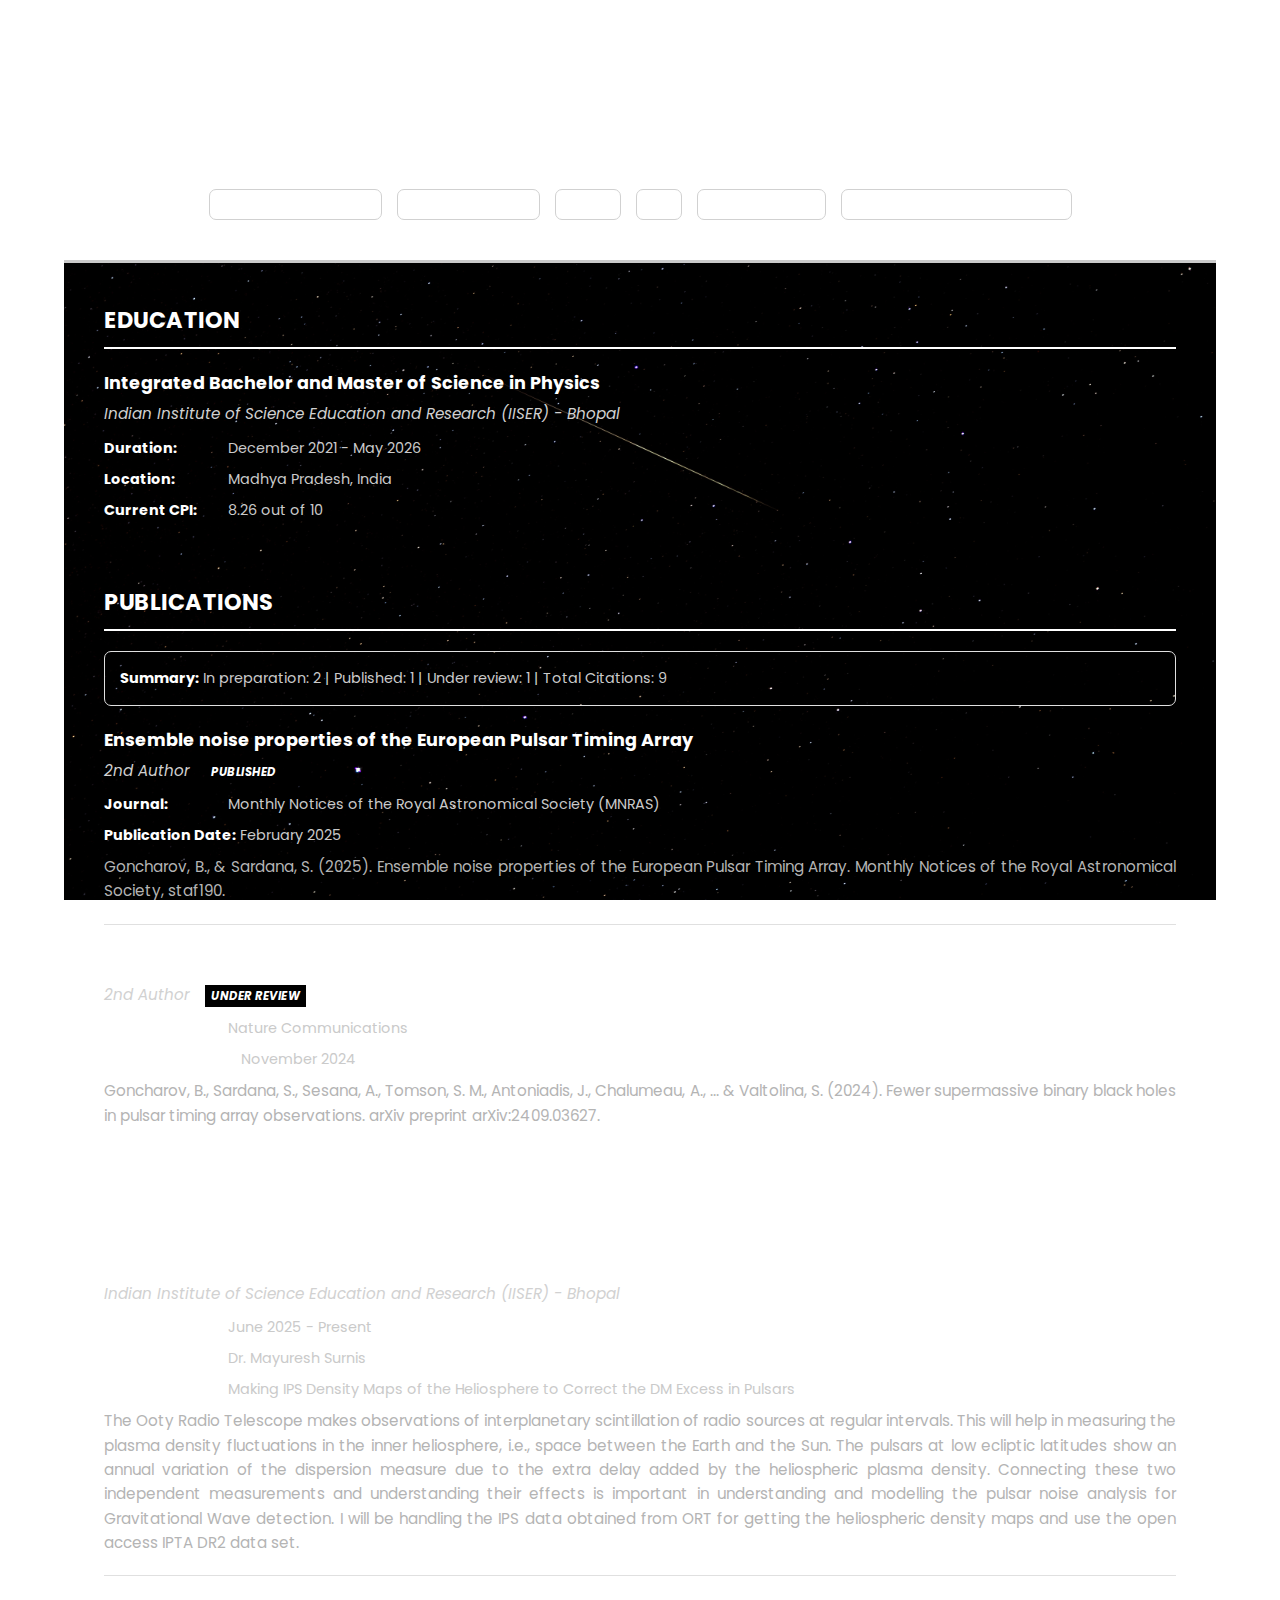
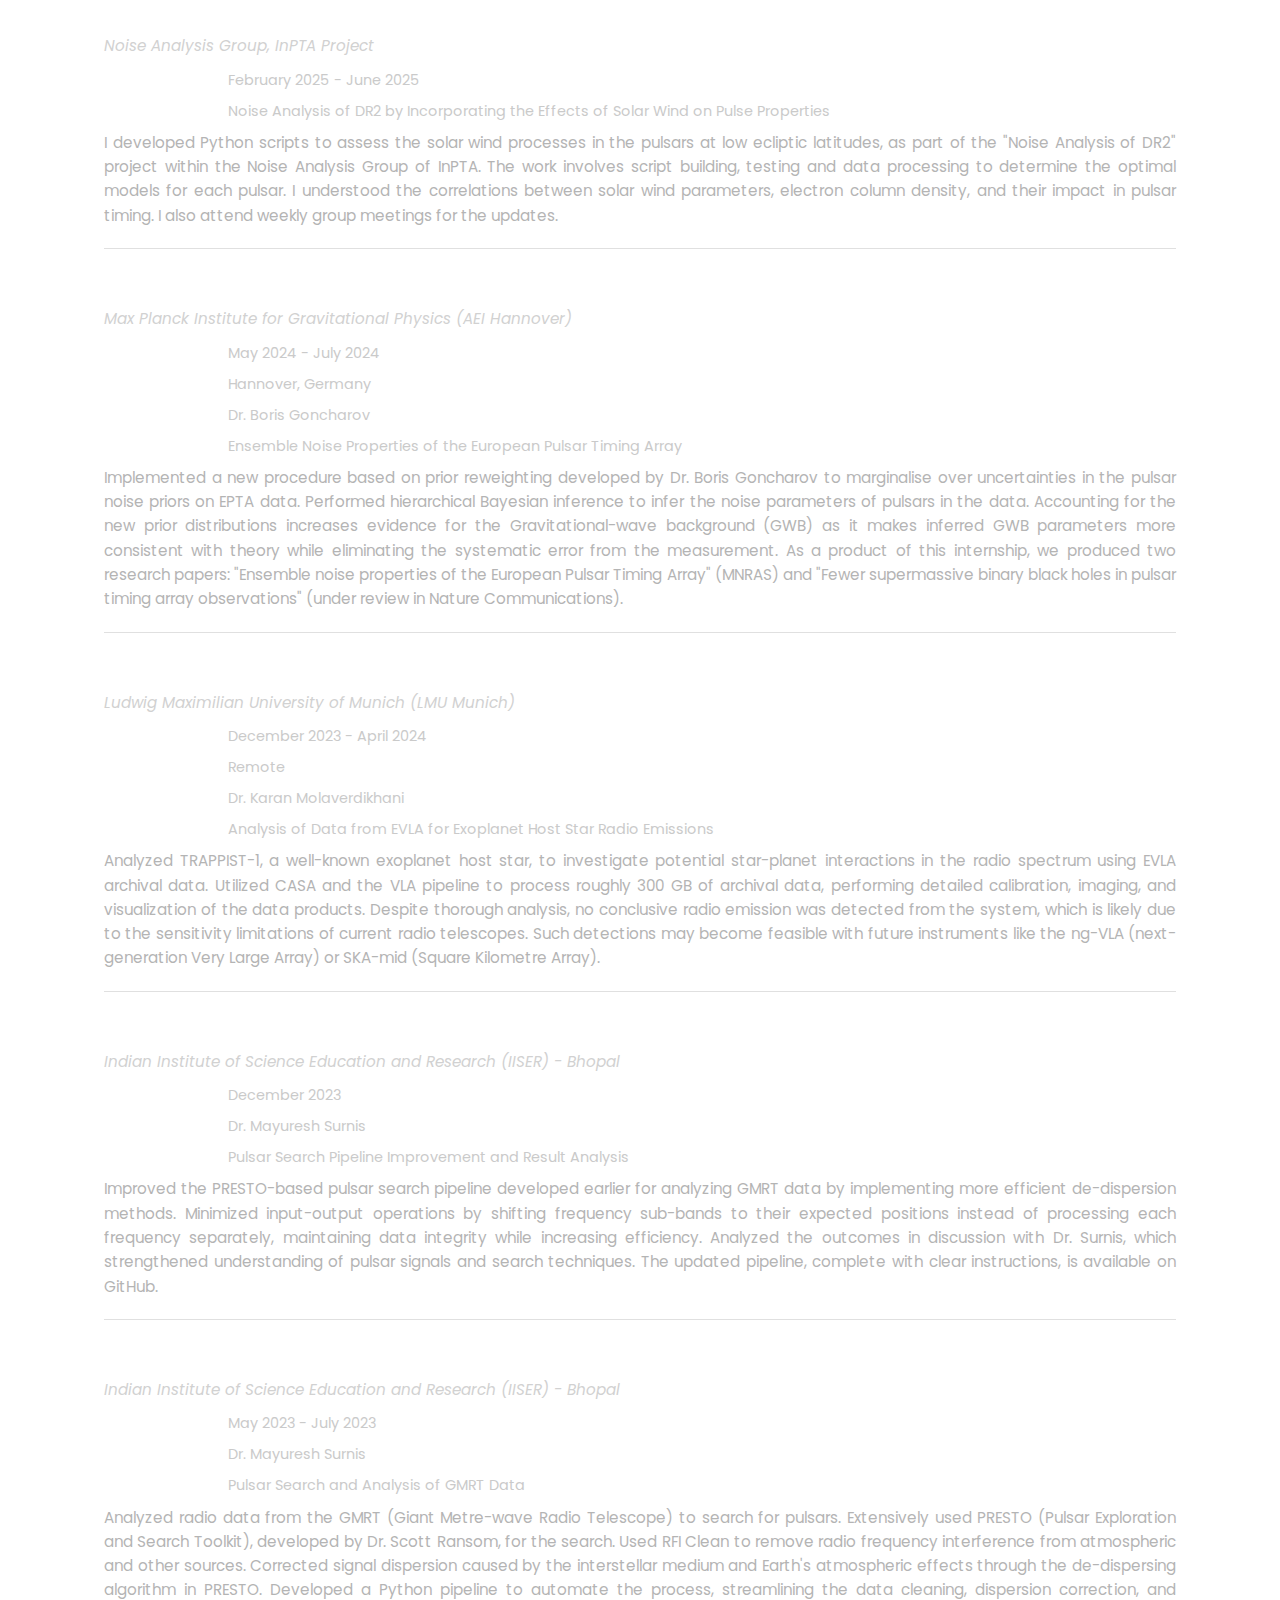
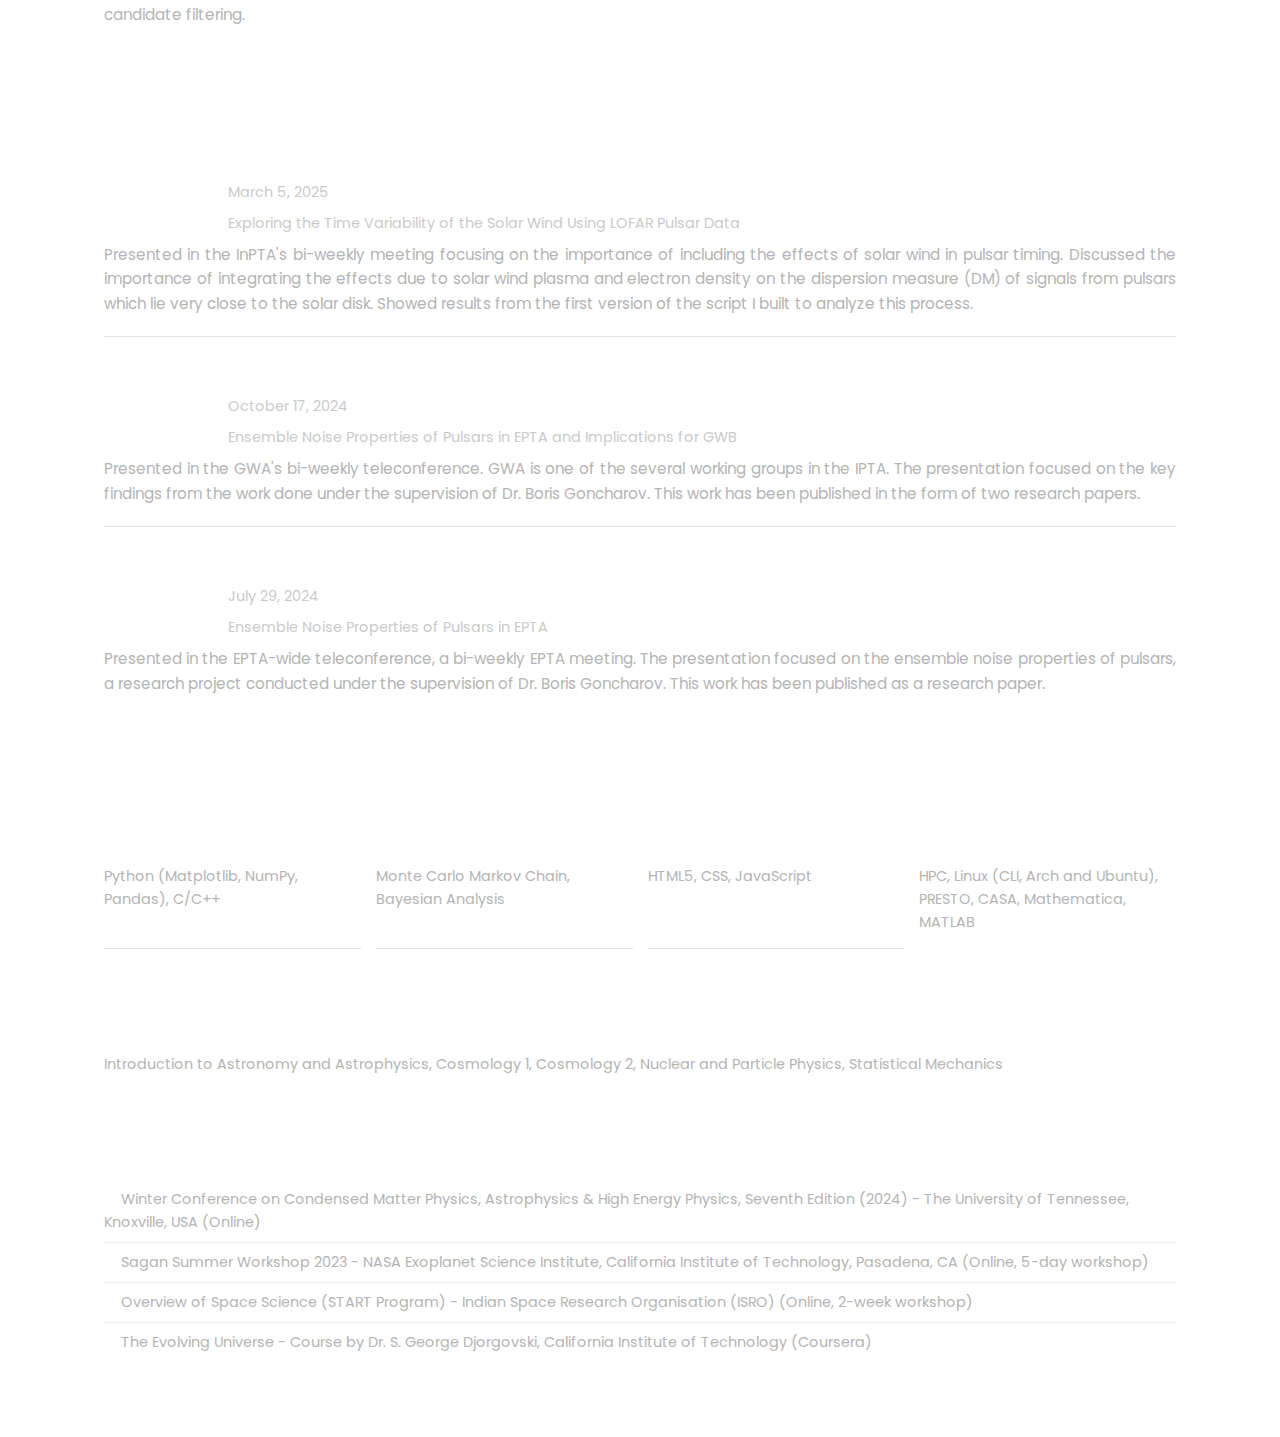
<file: assets/cv.html>
<!DOCTYPE html>
<html lang="en">
<head>
    <meta charset="UTF-8">
    <meta name="viewport" content="width=device-width, initial-scale=1.0">
    <title>Shubhit Sardana - Curriculum Vitae</title>
<style>
    @import url('https://fonts.googleapis.com/css2?family=Poppins:wght@300;400;500;600;700&family=Source+Code+Pro:wght@400;600&display=swap');
    :root {
        --color-bg: #000000;
        --color-text: #cacaca;
        --color-heading: #ffffff;
        --color-muted: #d1d1d1;
        --color-border: #e0e0e0;
        --color-shadow: rgba(0, 0, 0, 0.1);
        --color-light-text: #b4b4b4;
        --color-white: #fff;
        --color-link: white;
        --color-hover-bg: #333;
        --color-status-bg: #000;
    }

    * {
        margin: 0;
        padding: 0;
        box-sizing: border-box;
    }

    html {
        height: 100%;
        margin: 0;
        padding: 0;
        font-family: 'Poppins', sans-serif;
        line-height: 1.6;
        color: var(--color-text);
        background: transparent !important; /* ensure no default background */
    }

    .container {
        max-width:90vw;
        margin: 0 auto;
        background: transparent !important; /* prevent default white */
    }

    .header {
        background: transparent;
        color: var(--color-link);
        padding: 40px;
        text-align: center;
        border-bottom: 3px solid var(--color-text);
    }

    .header h1 {
        font-size: 2.2em;
        margin-bottom: 8px;
        font-weight: bold;
        letter-spacing: 1px;
    }

    .header .subtitle {
        font-size: 1em;
        margin-bottom: 15px;
        font-weight: normal;
        letter-spacing: 0.5px;
    }

    .header .institution {
        font-size: 0.95em;
        margin-bottom: 15px;
        font-style: italic;
    }

    .contact-info {
        display: flex;
        justify-content: center;
        gap: 15px;
        flex-wrap: wrap;
        margin-top: 20px;
        font-size: 0.9em;
    }

    .contact-info a {
        color: var(--color-link);
        text-decoration: none;
        padding: 3px 8px;
        border: 1px solid var(--color-muted);
        transition: all 0.2s ease;
        border-radius: 7px;
    }

    .contact-info a:hover {
        background: var(--color-hover-bg);
        border-color: #999;
    }

    .content {
        padding: 40px;
        /* background-color: var(--color-bg); */
        background-image: url('./images/bg.jpg');
        background-size: contain;
        background-repeat: repeat;
        background-position: center;
        background-attachment:fixed;
    }

    .section {
        margin-bottom: 35px;
    }

    .section h2 {
        font-size: 1.4em;
        color: var(--color-heading);
        margin-bottom: 20px;
        padding-bottom: 8px;
        border-bottom: 2px solid var(--color-heading);
        font-weight: bold;
        text-transform: uppercase;
        letter-spacing: 0.5px;
    }

    .education-item,
    .publication-item,
    .experience-item,
    .presentation-item {
        margin-bottom: 25px;
        border-bottom: 1px solid var(--color-border);
        padding-bottom: 20px;
    }

    .education-item:last-child,
    .publication-item:last-child,
    .experience-item:last-child,
    .presentation-item:last-child {
        border-bottom: none;
    }

    .item-header {
        font-weight: bold;
        color: var(--color-heading);
        margin-bottom: 5px;
        font-size: 1.1em;
    }

    .item-subheader {
        color: var(--color-muted);
        font-style: italic;
        margin-bottom: 10px;
        font-size: 0.95em;
    }

    .item-details {
        margin-bottom: 8px;
        font-size: 0.9em;
    }

    .item-details strong {
        color: var(--color-heading);
        display: inline-block;
        min-width: 120px;
        font-weight: bold;
    }

    .description {
        text-align: justify;
        line-height: 1.6;
        color: var(--color-light-text);
        font-size: 0.95em;
    }

    .status-badge {
        display: inline-block;
        padding: 2px 6px;
        background: var(--color-status-bg);
        color: var(--color-link);
        font-size: 0.75em;
        margin-left: 10px;
        font-weight: bold;
        letter-spacing: 0.5px;
    }

    .skills-grid {
        display: grid;
        grid-template-columns: repeat(auto-fit, minmax(200px, 1fr));
        gap: 15px;
    }

    .skill-category {
        padding: 15px 0;
        border-bottom: 1px solid var(--color-border);
    }

    .skill-category:last-child {
        border-bottom: none;
    }

    .skill-category h3 {
        color: var(--color-heading);
        margin-bottom: 8px;
        font-size: 1em;
        font-weight: bold;
    }

    .skill-category p {
        font-size: 0.9em;
        color: var(--color-light-text);
    }

    .courses-list {
        display: block;
        line-height: 1.8;
    }

    .course-tag {
        color: var(--color-light-text);
        font-size: 0.9em;
    }

    .course-tag:not(:last-child)::after {
        content: ", ";
    }

    .workshops-list {
        list-style: none;
        padding-left: 0;
    }

    .workshops-list li {
        padding: 8px 0;
        border-bottom: 1px solid #f0f0f0;
        font-size: 0.9em;
        color: var(--color-light-text);
    }

    .workshops-list li:last-child {
        border-bottom: none;
    }

    .workshops-list li::before {
        content: "• ";
        color: var(--color-heading);
        font-weight: bold;
        margin-right: 8px;
    }

    .publications-summary {
        border: 1px solid var(--color-border);
        padding: 15px;
        margin-bottom: 20px;
        font-size: 0.9em;
        border-radius: 7px;
    }

    .publications-summary strong {
        color: var(--color-heading);
    }

    @media (max-width: 768px) {
        .contact-info {
            flex-direction: column;
            align-items: center;
            gap: 10px;
        }

        .content {
            padding: 25px;
        }

        .header {
            padding: 30px 20px;
        }

        .header h1 {
            font-size: 1.8em;
        }

        .skills-grid {
            grid-template-columns: 1fr;
        }
    }

    @media print {
        body {
            background: white;
            padding: 0;
        }

        .container {
            box-shadow: none;
            border: none;
        }

        .section {
            page-break-inside: avoid;
        }
    }
</style>

</head>
<body>
    <div class="container">
        <div class="header">
            <h1>Shubhit Sardana</h1>
            <div class="subtitle">Pulsar Timing Arrays · Gravitational Waves · Exoplanets</div>
            <div class="institution">Indian Institute of Science Education and Research Bhopal, MP, India</div>
            <div class="contact-info">
                <a href="mailto:shubhit21@iiserb.ac.in">shubhit21@iiserb.ac.in</a>
                <a href="https://shubhitsardana.github.io" target="_blank">Personal Website</a>
                <a href="https://github.com/shubhitsardana" target="_blank">GitHub</a>
                <a href="https://ui.adsabs.harvard.edu/public-libraries/RczJUmIqShmr6k0ot1XIow" target="_blank">ADS</a>
                <a href="https://scholar.google.com/citations?user=ini6S2MAAAAJ" target="_blank">Google Scholar</a>
                <a href="https://orcid.org/0009-0007-2913-7704" target="_blank">ORCID: 0009-0007-2913-7704</a>
                
            </div>
        </div>

        <div class="content">
            <div class="section">
                <h2>Education</h2>
                <div class="education-item">
                    <div class="item-header">Integrated Bachelor and Master of Science in Physics</div>
                    <div class="item-subheader">Indian Institute of Science Education and Research (IISER) - Bhopal</div>
                    <div class="item-details"><strong>Duration:</strong> December 2021 - May 2026</div>
                    <div class="item-details"><strong>Location:</strong> Madhya Pradesh, India</div>
                    <div class="item-details"><strong>Current CPI:</strong> 8.26 out of 10</div>
                </div>
            </div>

            <div class="section">
                <h2>Publications</h2>
                <div class="publications-summary">
                    <strong>Summary:</strong> In preparation: 2 | Published: 1 | Under review: 1 | Total Citations: 9
                </div>
                
                <div class="publication-item">
                    <div class="item-header">Ensemble noise properties of the European Pulsar Timing Array</div>
                    <div class="item-subheader">2nd Author <span class="status-badge">PUBLISHED</span></div>
                    <div class="item-details"><strong>Journal:</strong> Monthly Notices of the Royal Astronomical Society (MNRAS)</div>
                    <div class="item-details"><strong>Publication Date:</strong> February 2025</div>
                    <div class="description">
                        Goncharov, B., & Sardana, S. (2025). Ensemble noise properties of the European Pulsar Timing Array. Monthly Notices of the Royal Astronomical Society, staf190.
                    </div>
                </div>

                <div class="publication-item">
                    <div class="item-header">Fewer supermassive binary black holes in pulsar timing array observations</div>
                    <div class="item-subheader">2nd Author <span class="status-badge">UNDER REVIEW</span></div>
                    <div class="item-details"><strong>Journal:</strong> Nature Communications</div>
                    <div class="item-details"><strong>Submission Date:</strong> November 2024</div>
                    <div class="description">
                        Goncharov, B., Sardana, S., Sesana, A., Tomson, S. M., Antoniadis, J., Chalumeau, A., ... & Valtolina, S. (2024). Fewer supermassive binary black holes in pulsar timing array observations. arXiv preprint arXiv:2409.03627.
                    </div>
                </div>
            </div>

            <div class="section">
                <h2>Research Experience</h2>
                
                <div class="experience-item">
                    <div class="item-header">Master's Thesis Research</div>
                    <div class="item-subheader">Indian Institute of Science Education and Research (IISER) - Bhopal</div>
                    <div class="item-details"><strong>Duration:</strong> June 2025 - Present</div>
                    <div class="item-details"><strong>Supervisor:</strong> Dr. Mayuresh Surnis</div>
                    <div class="item-details"><strong>Topic:</strong> Making IPS Density Maps of the Heliosphere to Correct the DM Excess in Pulsars</div>
                    <div class="description">
                        The Ooty Radio Telescope makes observations of interplanetary scintillation of radio sources at regular intervals. This will help in measuring the plasma density fluctuations in the inner heliosphere, i.e., space between the Earth and the Sun. The pulsars at low ecliptic latitudes show an annual variation of the dispersion measure due to the extra delay added by the heliospheric plasma density. Connecting these two independent measurements and understanding their effects is important in understanding and modelling the pulsar noise analysis for Gravitational Wave detection. I will be handling the IPS data obtained from ORT for getting the heliospheric density maps and use the open access IPTA DR2 data set.
                    </div>
                </div>

                <div class="experience-item">
                    <div class="item-header">Research Project - Indian Pulsar Timing Array (InPTA)</div>
                    <div class="item-subheader">Noise Analysis Group, InPTA Project</div>
                    <div class="item-details"><strong>Duration:</strong> February 2025 - June 2025</div>
                    <div class="item-details"><strong>Topic:</strong> Noise Analysis of DR2 by Incorporating the Effects of Solar Wind on Pulse Properties</div>
                    <div class="description">
                        I developed Python scripts to assess the solar wind processes in the pulsars at low ecliptic latitudes, as part of the "Noise Analysis of DR2" project within the Noise Analysis Group of InPTA. The work involves script building, testing and data processing to determine the optimal models for each pulsar. I understood the correlations between solar wind parameters, electron column density, and their impact in pulsar timing. I also attend weekly group meetings for the updates.
                    </div>
                </div>

                <div class="experience-item">
                    <div class="item-header">Research Intern</div>
                    <div class="item-subheader">Max Planck Institute for Gravitational Physics (AEI Hannover)</div>
                    <div class="item-details"><strong>Duration:</strong> May 2024 - July 2024</div>
                    <div class="item-details"><strong>Location:</strong> Hannover, Germany</div>
                    <div class="item-details"><strong>Supervisor:</strong> Dr. Boris Goncharov</div>
                    <div class="item-details"><strong>Topic:</strong> Ensemble Noise Properties of the European Pulsar Timing Array</div>
                    <div class="description">
                        Implemented a new procedure based on prior reweighting developed by Dr. Boris Goncharov to marginalise over uncertainties in the pulsar noise priors on EPTA data. Performed hierarchical Bayesian inference to infer the noise parameters of pulsars in the data. Accounting for the new prior distributions increases evidence for the Gravitational-wave background (GWB) as it makes inferred GWB parameters more consistent with theory while eliminating the systematic error from the measurement. As a product of this internship, we produced two research papers: "Ensemble noise properties of the European Pulsar Timing Array" (MNRAS) and "Fewer supermassive binary black holes in pulsar timing array observations" (under review in Nature Communications).
                    </div>
                </div>

                <div class="experience-item">
                    <div class="item-header">Research Intern</div>
                    <div class="item-subheader">Ludwig Maximilian University of Munich (LMU Munich)</div>
                    <div class="item-details"><strong>Duration:</strong> December 2023 - April 2024</div>
                    <div class="item-details"><strong>Location:</strong> Remote</div>
                    <div class="item-details"><strong>Supervisor:</strong> Dr. Karan Molaverdikhani</div>
                    <div class="item-details"><strong>Topic:</strong> Analysis of Data from EVLA for Exoplanet Host Star Radio Emissions</div>
                    <div class="description">
                        Analyzed TRAPPIST-1, a well-known exoplanet host star, to investigate potential star-planet interactions in the radio spectrum using EVLA archival data. Utilized CASA and the VLA pipeline to process roughly 300 GB of archival data, performing detailed calibration, imaging, and visualization of the data products. Despite thorough analysis, no conclusive radio emission was detected from the system, which is likely due to the sensitivity limitations of current radio telescopes. Such detections may become feasible with future instruments like the ng-VLA (next-generation Very Large Array) or SKA-mid (Square Kilometre Array).
                    </div>
                </div>

                <div class="experience-item">
                    <div class="item-header">Research Intern</div>
                    <div class="item-subheader">Indian Institute of Science Education and Research (IISER) - Bhopal</div>
                    <div class="item-details"><strong>Duration:</strong> December 2023</div>
                    <div class="item-details"><strong>Supervisor:</strong> Dr. Mayuresh Surnis</div>
                    <div class="item-details"><strong>Topic:</strong> Pulsar Search Pipeline Improvement and Result Analysis</div>
                    <div class="description">
                        Improved the PRESTO-based pulsar search pipeline developed earlier for analyzing GMRT data by implementing more efficient de-dispersion methods. Minimized input-output operations by shifting frequency sub-bands to their expected positions instead of processing each frequency separately, maintaining data integrity while increasing efficiency. Analyzed the outcomes in discussion with Dr. Surnis, which strengthened understanding of pulsar signals and search techniques. The updated pipeline, complete with clear instructions, is available on GitHub.
                    </div>
                </div>

                <div class="experience-item">
                    <div class="item-header">Research Intern</div>
                    <div class="item-subheader">Indian Institute of Science Education and Research (IISER) - Bhopal</div>
                    <div class="item-details"><strong>Duration:</strong> May 2023 - July 2023</div>
                    <div class="item-details"><strong>Supervisor:</strong> Dr. Mayuresh Surnis</div>
                    <div class="item-details"><strong>Topic:</strong> Pulsar Search and Analysis of GMRT Data</div>
                    <div class="description">
                        Analyzed radio data from the GMRT (Giant Metre-wave Radio Telescope) to search for pulsars. Extensively used PRESTO (Pulsar Exploration and Search Toolkit), developed by Dr. Scott Ransom, for the search. Used RFI Clean to remove radio frequency interference from atmospheric and other sources. Corrected signal dispersion caused by the interstellar medium and Earth's atmospheric effects through the de-dispersing algorithm in PRESTO. Developed a Python pipeline to automate the process, streamlining the data cleaning, dispersion correction, and candidate filtering.
                    </div>
                </div>
            </div>

            <div class="section">
                <h2>Conference Presentations</h2>
                
                <div class="presentation-item">
                    <div class="item-header">InPTA-wide Teleconference</div>
                    <div class="item-details"><strong>Date:</strong> March 5, 2025</div>
                    <div class="item-details"><strong>Topic:</strong> Exploring the Time Variability of the Solar Wind Using LOFAR Pulsar Data</div>
                    <div class="description">
                        Presented in the InPTA's bi-weekly meeting focusing on the importance of including the effects of solar wind in pulsar timing. Discussed the importance of integrating the effects due to solar wind plasma and electron density on the dispersion measure (DM) of signals from pulsars which lie very close to the solar disk. Showed results from the first version of the script I built to analyze this process.
                    </div>
                </div>

                <div class="presentation-item">
                    <div class="item-header">Gravitational-wave Analysis Teleconference</div>
                    <div class="item-details"><strong>Date:</strong> October 17, 2024</div>
                    <div class="item-details"><strong>Topic:</strong> Ensemble Noise Properties of Pulsars in EPTA and Implications for GWB</div>
                    <div class="description">
                        Presented in the GWA's bi-weekly teleconference. GWA is one of the several working groups in the IPTA. The presentation focused on the key findings from the work done under the supervision of Dr. Boris Goncharov. This work has been published in the form of two research papers.
                    </div>
                </div>

                <div class="presentation-item">
                    <div class="item-header">EPTA-wide Teleconference</div>
                    <div class="item-details"><strong>Date:</strong> July 29, 2024</div>
                    <div class="item-details"><strong>Topic:</strong> Ensemble Noise Properties of Pulsars in EPTA</div>
                    <div class="description">
                        Presented in the EPTA-wide teleconference, a bi-weekly EPTA meeting. The presentation focused on the ensemble noise properties of pulsars, a research project conducted under the supervision of Dr. Boris Goncharov. This work has been published as a research paper.
                    </div>
                </div>
            </div>

            <div class="section">
                <h2>Technical Skills</h2>
                <div class="skills-grid">
                    <div class="skill-category">
                        <h3>Programming Languages</h3>
                        <p>Python (Matplotlib, NumPy, Pandas), C/C++</p>
                    </div>
                    <div class="skill-category">
                        <h3>Statistical Methods</h3>
                        <p>Monte Carlo Markov Chain, Bayesian Analysis</p>
                    </div>
                    <div class="skill-category">
                        <h3>Web Technologies</h3>
                        <p>HTML5, CSS, JavaScript</p>
                    </div>
                    <div class="skill-category">
                        <h3>Software & Tools</h3>
                        <p>HPC, Linux (CLI, Arch and Ubuntu), PRESTO, CASA, Mathematica, MATLAB</p>
                    </div>
                </div>
            </div>

            <div class="section">
                <h2>Relevant Coursework</h2>
                <div class="courses-list">
                    <span class="course-tag">Introduction to Astronomy and Astrophysics</span>
                    <span class="course-tag">Cosmology 1</span>
                    <span class="course-tag">Cosmology 2</span>
                    <span class="course-tag">Nuclear and Particle Physics</span>
                    <span class="course-tag">Statistical Mechanics</span>
                </div>
            </div>

            <div class="section">
                <h2>Workshops and Professional Development</h2>
                <ul class="workshops-list">
                    <li>Winter Conference on Condensed Matter Physics, Astrophysics & High Energy Physics, Seventh Edition (2024) - The University of Tennessee, Knoxville, USA (Online)</li>
                    <li>Sagan Summer Workshop 2023 - NASA Exoplanet Science Institute, California Institute of Technology, Pasadena, CA (Online, 5-day workshop)</li>
                    <li>Overview of Space Science (START Program) - Indian Space Research Organisation (ISRO) (Online, 2-week workshop)</li>
                    <li>The Evolving Universe - Course by Dr. S. George Djorgovski, California Institute of Technology (Coursera)</li>
                </ul>
            </div>
        </div>
    </div>
</body>
</html>
</file>
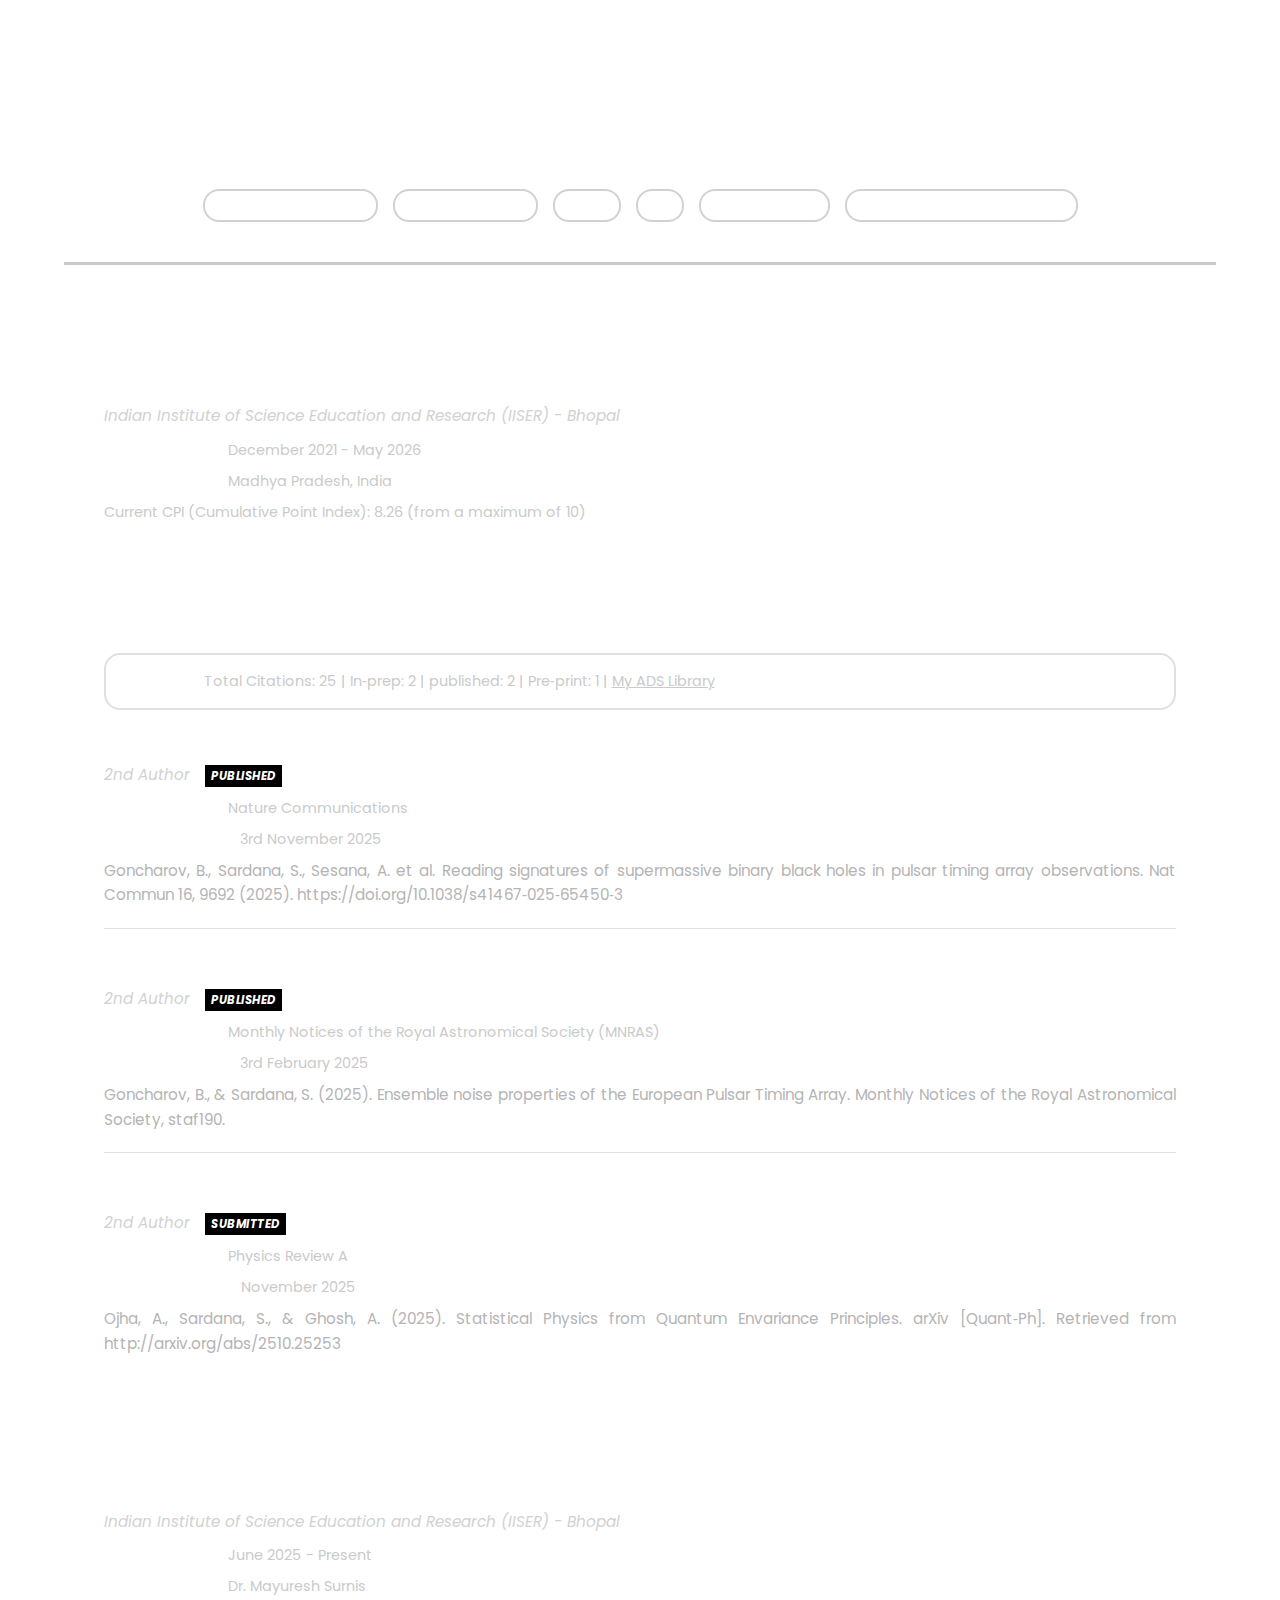
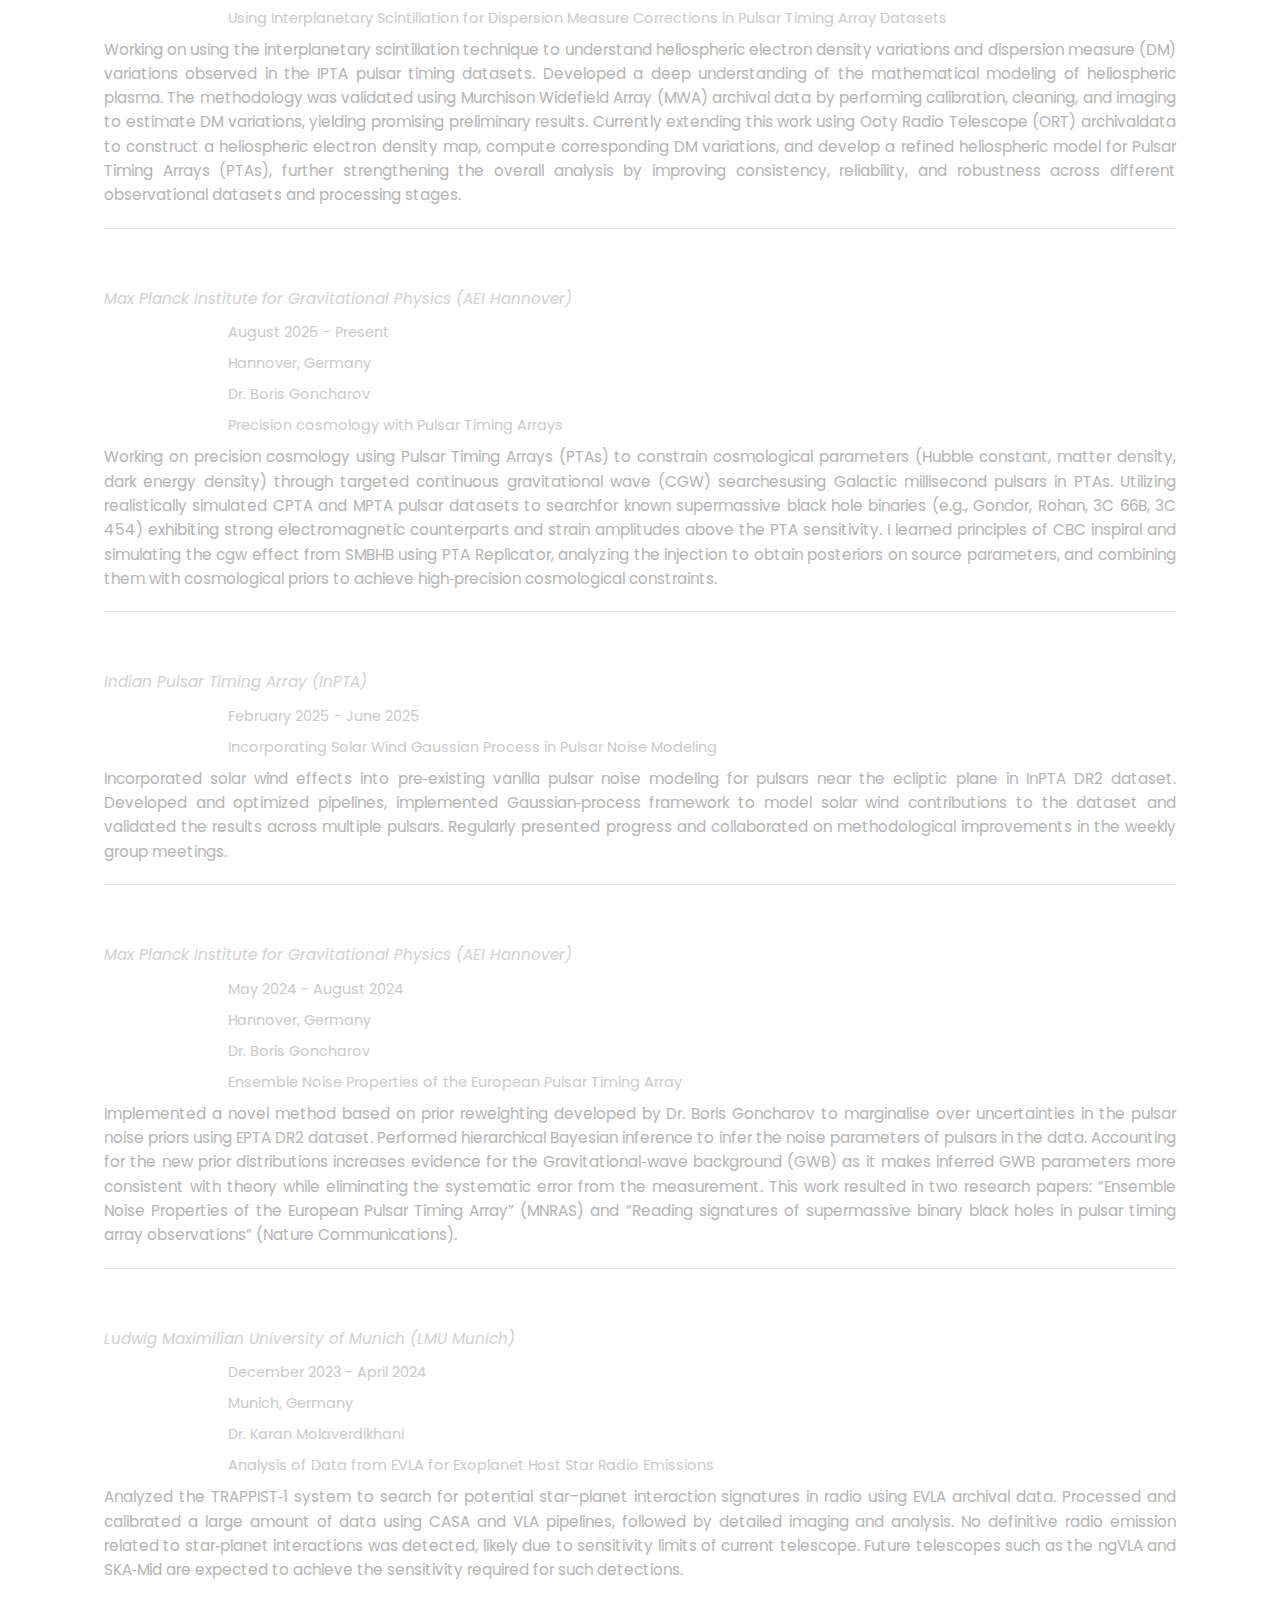
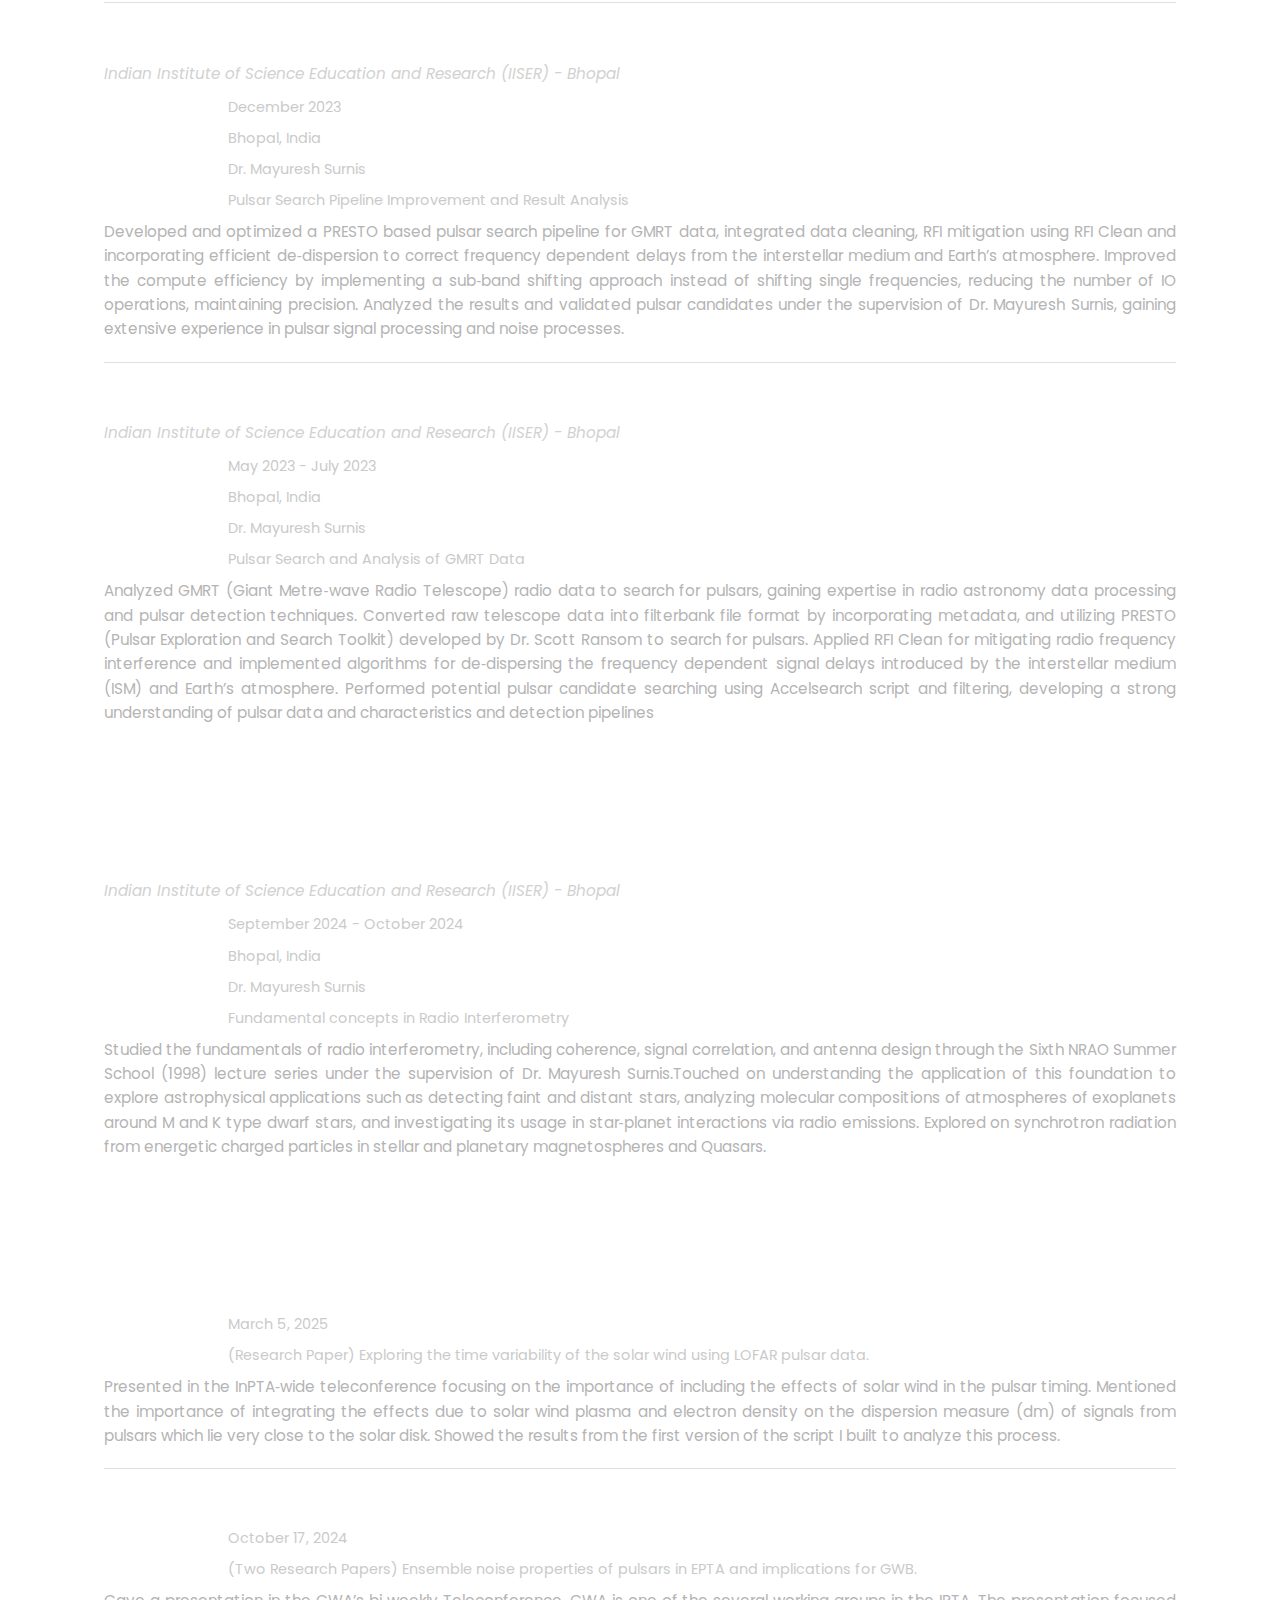
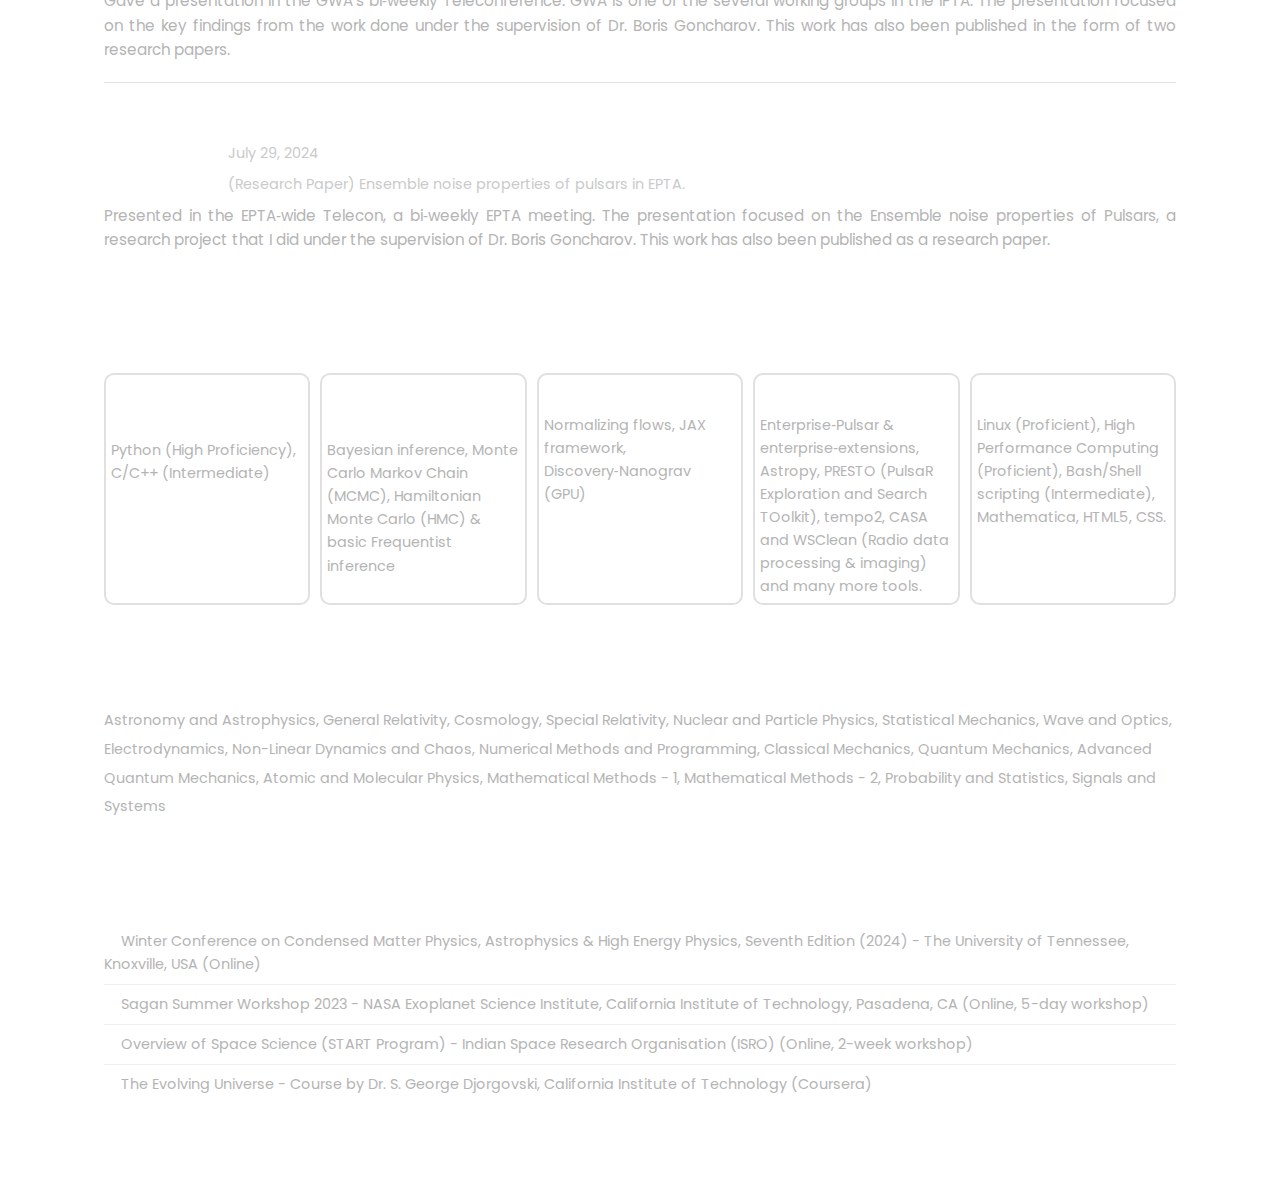
<file: assets/cv/cv_content.html>
<!DOCTYPE html>
<html lang="en">
  <head>
    <meta charset="UTF-8" />
    <meta name="viewport" content="width=device-width, initial-scale=1.0" />
    <title>Shubhit Sardana - Curriculum Vitae</title>
    <link rel="stylesheet" href="style.css" />
  </head>
  <body>
    <div class="container">
      <div class="header">
        <h1>Shubhit Sardana</h1>
        <div class="subtitle">
          Pulsar Timing Arrays · Gravitational Waves · Radio Astronomy
        </div>
        <div class="institution">
          Indian Institute of Science Education and Research Bhopal, MP, India
        </div>
        <div class="contact-info">
          <a href="mailto:shubhit21@iiserb.ac.in">shubhit21@iiserb.ac.in</a>
          <a href="https://shubhitsardana.github.io" target="_blank"
            >Personal Website</a
          >
          <a href="https://github.com/shubhitsardana" target="_blank">GitHub</a>
          <a
            href="https://ui.adsabs.harvard.edu/public-libraries/RczJUmIqShmr6k0ot1XIow"
            target="_blank"
            >ADS</a
          >
          <a
            href="https://scholar.google.com/citations?user=ini6S2MAAAAJ"
            target="_blank"
            >Google Scholar</a
          >
          <a href="https://orcid.org/0009-0007-2913-7704" target="_blank"
            >ORCID: 0009-0007-2913-7704</a
          >
        </div>
      </div>

      <div class="content">
        <div class="section">
          <h2>Education</h2>
          <div class="education-item">
            <div class="item-header">
              Integrated Bachelor and Master of Science in Physics
            </div>
            <div class="item-subheader">
              Indian Institute of Science Education and Research (IISER) -
              Bhopal
            </div>
            <div class="item-details">
              <strong>Duration:</strong> December 2021 - May 2026
            </div>
            <div class="item-details">
              <strong>Location:</strong> Madhya Pradesh, India
            </div>
            <div class="item-details">
              Current CPI (Cumulative Point Index): 8.26 (from a maximum of 10)
            </div>
          </div>
        </div>

        <div class="section">
          <h2>Publications</h2>
          <div class="publications-summary">
            <strong>Summary:</strong> Total Citations: 25 | In‑prep: 2 | published: 2 | Pre‑print: 1 | <a class="My-ADS-Library" href="https://ui.adsabs.harvard.edu/public-libraries/RczJUmIqShmr6k0ot1XIow" target="_blank" >My ADS Library</a>
          </div>

          <div class="publication-item">
            <div class="item-header">
              Reading signatures of supermassive binary black holes in pulsar timing array observations
            </div>
            <div class="item-subheader">
              2nd Author <span class="status-badge">PUBLISHED</span>
            </div>
            <div class="item-details">
              <strong>Journal:</strong> Nature Communications
            </div>
            <div class="item-details">
              <strong>Publication Date:</strong> 3rd November 2025
            </div>
            <div class="description">
              Goncharov, B., Sardana, S., Sesana, A. et al. Reading signatures of supermassive binary black holes in pulsar timing array observations. Nat Commun 16, 9692 (2025). https://doi.org/10.1038/s41467‑025‑65450‑3 </div>
          </div>

          <div class="publication-item">
            <div class="item-header">
              Ensemble noise properties of the European Pulsar Timing Array
            </div>
            <div class="item-subheader">
              2nd Author <span class="status-badge">PUBLISHED</span>
            </div>
            <div class="item-details">
              <strong>Journal:</strong> Monthly Notices of the Royal
              Astronomical Society (MNRAS)
            </div>
            <div class="item-details">
              <strong>Publication Date:</strong> 3rd February 2025
            </div>
            <div class="description">
              Goncharov, B., & Sardana, S. (2025). Ensemble noise properties of
              the European Pulsar Timing Array. Monthly Notices of the Royal
              Astronomical Society, staf190.
            </div>
          </div>

          <div class="publication-item">
            <div class="item-header">
              Statistical Physics from Quantum Envariance principle
            </div>
            <div class="item-subheader">
              2nd Author <span class="status-badge">SUBMITTED</span>
            </div>
            <div class="item-details">
              <strong>Journal:</strong> Physics Review A
            </div>
            <div class="item-details">
              <strong>Submission Date:</strong> November 2025
            </div>
            <div class="description">
              Ojha, A., Sardana, S., & Ghosh, A. (2025). Statistical Physics from Quantum Envariance Principles. arXiv [Quant‑Ph]. Retrieved from http://arxiv.org/abs/2510.25253
            </div>
          </div>

        </div>

        <div class="section">
          <h2>Research Experience</h2>

          <div class="experience-item">
            <div class="item-header">Master's Thesis Research</div>
            <div class="item-subheader">
              Indian Institute of Science Education and Research (IISER) -
              Bhopal
            </div>
            <div class="item-details">
              <strong>Duration:</strong> June 2025 - Present
            </div>
            <div class="item-details">
              <strong>Supervisor:</strong> Dr. Mayuresh Surnis
            </div>
            <div class="item-details">
              <strong>Topic:</strong> Using Interplanetary Scintillation for Dispersion Measure Corrections in Pulsar Timing Array Datasets
            </div>
            <div class="description">
              Working on using the interplanetary scintillation technique to understand heliospheric electron density variations and dispersion measure (DM) variations observed in the IPTA pulsar timing datasets. Developed a deep understanding of the mathematical modeling of heliospheric plasma. The methodology was validated using Murchison Widefield Array (MWA) archival data by performing calibration, cleaning, and imaging to estimate DM variations, yielding promising preliminary results. Currently extending this work using Ooty Radio Telescope (ORT) archivaldata to construct a heliospheric electron density map, compute corresponding DM variations, and develop a refined heliospheric model for Pulsar Timing Arrays (PTAs), further strengthening the overall analysis by improving consistency, reliability, and robustness across different observational datasets and processing stages.
            </div>
          </div>

          <div class="experience-item">
            <div class="item-header">Research collaboration</div>
            <div class="item-subheader">
              Max Planck Institute for Gravitational Physics (AEI Hannover)
            </div>
            <div class="item-details">
              <strong>Duration:</strong> August 2025 - Present
            </div>
            <div class="item-details">
              <strong>Location:</strong> Hannover, Germany
            </div>
            <div class="item-details">
              <strong>Supervisor:</strong> Dr. Boris Goncharov
            </div>
            <div class="item-details">
              <strong>Topic:</strong> Precision cosmology with Pulsar Timing Arrays
            </div>
            <div class="description">
              Working on precision cosmology using Pulsar Timing Arrays (PTAs) to constrain cosmological parameters (Hubble constant, matter density, dark energy density) through targeted continuous gravitational wave (CGW) searchesusing Galactic millisecond pulsars in PTAs. Utilizing realistically simulated CPTA and MPTA pulsar datasets to searchfor known supermassive black hole binaries (e.g., Gondor, Rohan, 3C 66B, 3C 454) exhibiting strong electromagnetic counterparts and strain amplitudes above the PTA sensitivity. I learned principles of CBC inspiral and simulating the cgw effect from SMBHB using PTA Replicator, analyzing the injection to obtain posteriors on source parameters, and combining them with cosmological priors to achieve high‑precision cosmological constraints.
            </div>
          </div>

          <div class="experience-item">
            <div class="item-header">Research collaboration</div>
            <div class="item-subheader">
              Indian Pulsar Timing Array (InPTA)             </div>
            <div class="item-details">
              <strong>Duration:</strong> February 2025 - June 2025
            </div>

            <div class="item-details">
              <strong>Topic:</strong> Incorporating Solar Wind Gaussian Process in Pulsar Noise Modeling
            </div>
            <div class="description">
              Incorporated solar wind effects into pre‑existing vanilla pulsar noise modeling for pulsars near the ecliptic plane in InPTA DR2 dataset. Developed and optimized pipelines, implemented Gaussian‑process framework to model solar wind contributions to the dataset and validated the results across multiple pulsars. Regularly presented progress and collaborated on methodological improvements in the weekly group meetings.
            </div>
          </div>

          <div class="experience-item">
            <div class="item-header">Research Intern</div>
            <div class="item-subheader">
              Max Planck Institute for Gravitational Physics (AEI Hannover)
            </div>
            <div class="item-details">
              <strong>Duration:</strong> May 2024 - August 2024
            </div>
            <div class="item-details">
              <strong>Location:</strong> Hannover, Germany
            </div>
            <div class="item-details">
              <strong>Supervisor:</strong> Dr. Boris Goncharov
            </div>
            <div class="item-details">
              <strong>Topic:</strong> Ensemble Noise Properties of the European
              Pulsar Timing Array
            </div>
            <div class="description">
              Implemented a novel method based on prior reweighting developed by Dr. Boris Goncharov to marginalise over uncertainties in the pulsar noise priors using EPTA DR2 dataset. Performed hierarchical Bayesian inference to infer the noise parameters of pulsars in the data. Accounting for the new prior distributions increases evidence for the Gravitational‑wave background (GWB) as it makes inferred GWB parameters more consistent with theory while eliminating the systematic error from the measurement. This work resulted in two research papers: ”Ensemble Noise Properties of the European Pulsar Timing Array” (MNRAS) and ”Reading signatures of supermassive binary black holes in pulsar timing array observations” (Nature Communications).
            </div>
          </div>

          <div class="experience-item">
            <div class="item-header">Research Intern</div>
            <div class="item-subheader">
              Ludwig Maximilian University of Munich (LMU Munich)
            </div>
            <div class="item-details">
              <strong>Duration:</strong> December 2023 - April 2024
            </div>
            <div class="item-details"><strong>Location:</strong> Munich, Germany</div>
            <div class="item-details">
              <strong>Supervisor:</strong> Dr. Karan Molaverdikhani
            </div>
            <div class="item-details">
              <strong>Topic:</strong> Analysis of Data from EVLA for Exoplanet
              Host Star Radio Emissions
            </div>
            <div class="description">
              Analyzed the TRAPPIST‑1 system to search for potential star–planet interaction signatures in radio using EVLA archival data. Processed and calibrated a large amount of data using CASA and VLA pipelines, followed by detailed imaging and analysis. No definitive radio emission related to star‑planet interactions was detected, likely due to sensitivity limits of current telescope. Future telescopes such as the ngVLA and SKA‑Mid are expected to achieve the sensitivity required for such detections.
            </div>
          </div>

          <div class="experience-item">
            <div class="item-header">Research Intern</div>
            <div class="item-subheader">
              Indian Institute of Science Education and Research (IISER) -
              Bhopal
            </div>
            <div class="item-details">
              <strong>Duration:</strong> December 2023
            </div>
            <div class="item-details">
              <strong>Location:</strong> Bhopal, India
            </div>
            <div class="item-details">
              <strong>Supervisor:</strong> Dr. Mayuresh Surnis
            </div>
            <div class="item-details">
              <strong>Topic:</strong> Pulsar Search Pipeline Improvement and
              Result Analysis
            </div>
            <div class="description">
              Developed and optimized a PRESTO based pulsar search pipeline for GMRT data, integrated data cleaning, RFI mitigation using RFI Clean and incorporating efficient de‑dispersion to correct frequency dependent delays from the interstellar medium and Earth’s atmosphere. Improved the compute efficiency by implementing a sub‑band shifting approach instead of shifting single frequencies, reducing the number of IO operations, maintaining precision. Analyzed the results and validated pulsar candidates under the supervision of Dr. Mayuresh Surnis, gaining extensive experience in pulsar signal processing and noise processes.
            </div>
          </div>

          <div class="experience-item">
            <div class="item-header">Research Intern</div>
            <div class="item-subheader">
              Indian Institute of Science Education and Research (IISER) -
              Bhopal
            </div>
            <div class="item-details">
              <strong>Duration:</strong> May 2023 - July 2023
            </div>
            <div class="item-details">
              <strong>Location:</strong> Bhopal, India
            </div>
            <div class="item-details">
              <strong>Supervisor:</strong> Dr. Mayuresh Surnis
            </div>
            <div class="item-details">
              <strong>Topic:</strong> Pulsar Search and Analysis of GMRT Data
            </div>
            <div class="description">
              Analyzed GMRT (Giant Metre‑wave Radio Telescope) radio data to search for pulsars, gaining expertise in radio astronomy data processing and pulsar detection techniques. Converted raw telescope data into filterbank file format by incorporating metadata, and utilizing PRESTO (Pulsar Exploration and Search Toolkit) developed by Dr. Scott Ransom to search for pulsars. Applied RFI Clean for mitigating radio frequency interference and implemented algorithms for de‑dispersing the frequency dependent signal delays introduced by the interstellar medium (ISM) and Earth’s atmosphere. Performed potential pulsar candidate searching using Accelsearch script and filtering, developing a strong understanding of pulsar data and characteristics and detection pipelines
            </div>
          </div>
        </div>
        
        <div class="section">
          <h2>Reading Projects</h2>

          <div class="experience-item">
            <div class="item-header">Research Intern</div>
            <div class="item-subheader">
              Indian Institute of Science Education and Research (IISER) -
              Bhopal
            </div>
            <div class="item-details">
              <strong>Duration:</strong> September 2024 - October 2024
            </div>
            <div class="item-details">
              <strong>Location:</strong> Bhopal, India
            </div>
            <div class="item-details">
              <strong>Supervisor:</strong> Dr. Mayuresh Surnis
            </div>
            <div class="item-details">
              <strong>Topic:</strong> Fundamental concepts in Radio Interferometry
            </div>
            <div class="description">
              Studied the fundamentals of radio interferometry, including coherence, signal correlation, and antenna design through the Sixth NRAO Summer School (1998) lecture series under the supervision of Dr. Mayuresh Surnis.Touched on understanding the application of this foundation to explore astrophysical applications such as detecting faint and distant stars, analyzing molecular compositions of atmospheres of exoplanets around M and K type dwarf stars, and investigating its usage in star‑planet interactions via radio emissions. Explored on synchrotron radiation from energetic charged particles in stellar and planetary magnetospheres and Quasars.
            </div>
          </div>
        </div>

        <div class="section">
          <h2>Conference Presentations</h2>

          <div class="presentation-item">
            <div class="item-header">Indian Pulsar timing Array (InPTA)‑wide Teleconference</div>
            <div class="item-details"><strong>Date:</strong> March 5, 2025</div>
            <div class="item-details">
              <strong>Topic:</strong> (Research Paper) Exploring the time variability of the solar wind using LOFAR pulsar data. 
            </div>
            <div class="description">
              Presented in the InPTA‑wide teleconference focusing on the importance of including the effects of solar wind in the pulsar timing. Mentioned the importance of integrating the effects due to solar wind plasma and electron density on the dispersion measure (dm) of signals from pulsars which lie very close to the solar disk. Showed the results from the first version of the script I built to analyze this process.
            </div>
          </div>

          <div class="presentation-item">
            <div class="item-header">
              International Pulsar Timing Array (Gravitational‑wave Analysis) Teleconference
            </div>
            <div class="item-details">
              <strong>Date:</strong> October 17, 2024
            </div>
            <div class="item-details">
              <strong>Topic:</strong> (Two Research Papers) Ensemble noise properties of pulsars in EPTA and implications for GWB.
            </div>
            <div class="description">
              Gave a presentation in the GWA’s bi‑weekly Teleconference. GWA is one of the several working groups in the IPTA. The presentation focused on the key findings from the work done under the supervision of Dr. Boris Goncharov. This work has also been published in the form of two research papers.
            </div>
          </div>

          <div class="presentation-item">
            <div class="item-header">European Pulsar Timing Array (EPTA)‑wide Teleconference</div>
            <div class="item-details"><strong>Date:</strong> July 29, 2024</div>
            <div class="item-details">
              <strong>Topic:</strong> (Research Paper) Ensemble noise properties of pulsars in EPTA. 
            </div>
            <div class="description">
              Presented in the EPTA‑wide Telecon, a bi‑weekly EPTA meeting. The presentation focused on the Ensemble noise properties of Pulsars, a research project that I did under the supervision of Dr. Boris Goncharov. This work has also been published as a research paper.
            </div>
          </div>
        </div>

        <div class="section">
          <h2>Skills</h2>
          <div class="skills-grid">
            <div class="skill-category">
              <h3>Programming Languages</h3>
              <p>Python (High Proficiency), C/C++ (Intermediate)</p>
            </div>
            <div class="skill-category">
              <h3>Statistical Techniques</h3>
              <p>Bayesian inference, Monte Carlo Markov Chain (MCMC), Hamiltonian Monte Carlo (HMC) & basic Frequentist inference</p>
            </div>
            <div class="skill-category">
              <h3>ML tools/frameworks</h3>
              <p>Normalizing flows, JAX framework, Discovery‑Nanograv (GPU)</p>
            </div>
            <div class="skill-category">
              <h3>Astronomy Tools</h3>
              <p>
                Enterprise‑Pulsar & enterprise‑extensions, Astropy, PRESTO (PulsaR Exploration and Search TOolkit), tempo2, CASA and WSClean (Radio data processing & imaging) and many more tools.
              </p>
            </div>
            <div class="skill-category">
              <h3>Other Tools</h3>
              <p>
                Linux (Proficient), High Performance Computing (Proficient), Bash/Shell scripting (Intermediate), Mathematica, HTML5, CSS.
              </p>
            </div>
          </div>
        </div>

        <div class="section">
          <h2>Relevant Coursework</h2>
          <div class="courses-list">
            <span class="course-tag">Astronomy and Astrophysics</span>
            <span class="course-tag">General Relativity</span>
            <span class="course-tag">Cosmology</span>
            <span class="course-tag">Special Relativity</span>
            <span class="course-tag">Nuclear and Particle Physics</span>
            <span class="course-tag">Statistical Mechanics</span>
            <span class="course-tag">Wave and Optics</span>
            <span class="course-tag">Electrodynamics</span>
            <span class="course-tag">Non-Linear Dynamics and Chaos</span>
            <span class="course-tag">Numerical Methods and Programming</span>
            <span class="course-tag">Classical Mechanics</span>
            <span class="course-tag">Quantum Mechanics</span>
            <span class="course-tag">Advanced Quantum Mechanics</span>
            <span class="course-tag">Atomic and Molecular Physics</span>
            <span class="course-tag">Mathematical Methods - 1</span>
            <span class="course-tag">Mathematical Methods - 2</span>
            <span class="course-tag">Probability and Statistics</span>
            <span class="course-tag">Signals and Systems</span>
          </div>
        </div>

        <div class="section">
          <h2>Workshops and Professional Development</h2>
          <ul class="workshops-list">
            <li>
              Winter Conference on Condensed Matter Physics, Astrophysics & High
              Energy Physics, Seventh Edition (2024) - The University of
              Tennessee, Knoxville, USA (Online)
            </li>
            <li>
              Sagan Summer Workshop 2023 - NASA Exoplanet Science Institute,
              California Institute of Technology, Pasadena, CA (Online, 5-day
              workshop)
            </li>
            <li>
              Overview of Space Science (START Program) - Indian Space Research
              Organisation (ISRO) (Online, 2-week workshop)
            </li>
            <li>
              The Evolving Universe - Course by Dr. S. George Djorgovski,
              California Institute of Technology (Coursera)
            </li>
          </ul>
        </div>
      </div>
    </div>
  </body>
</html>
</file>
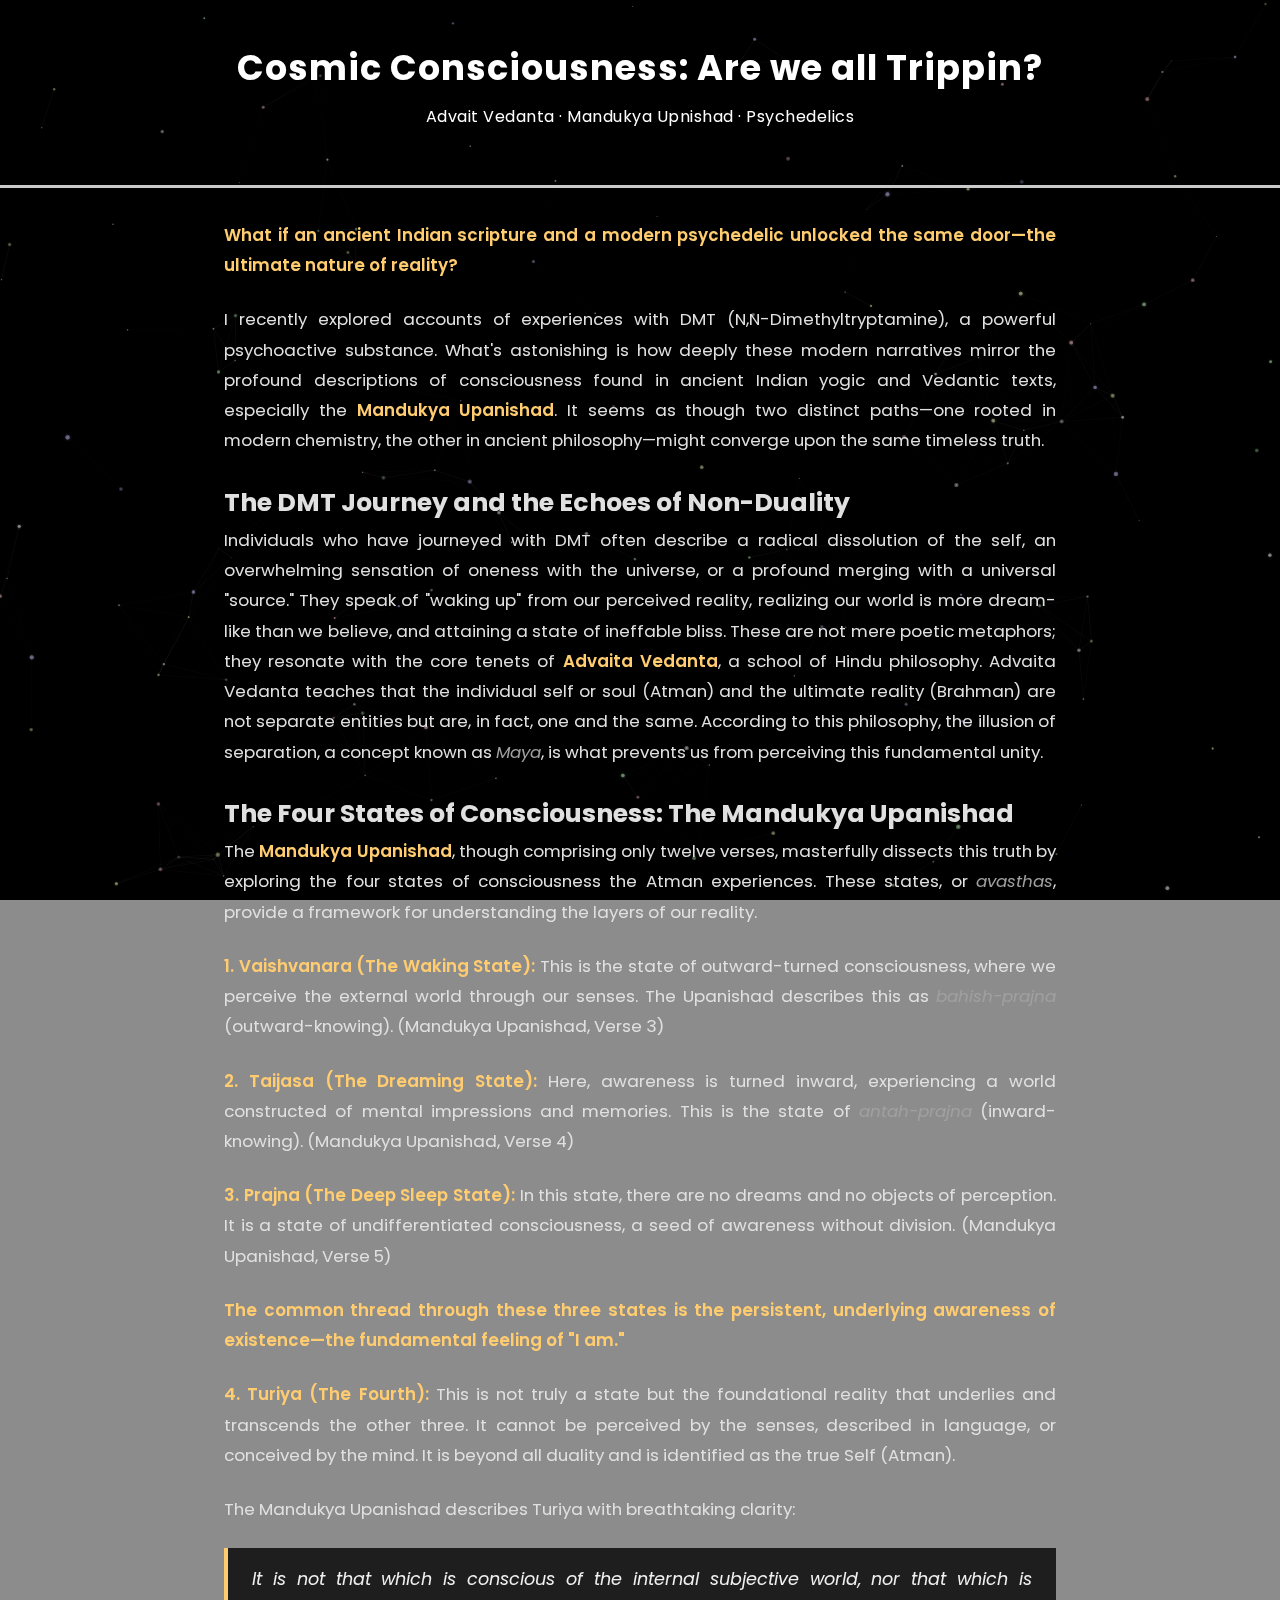
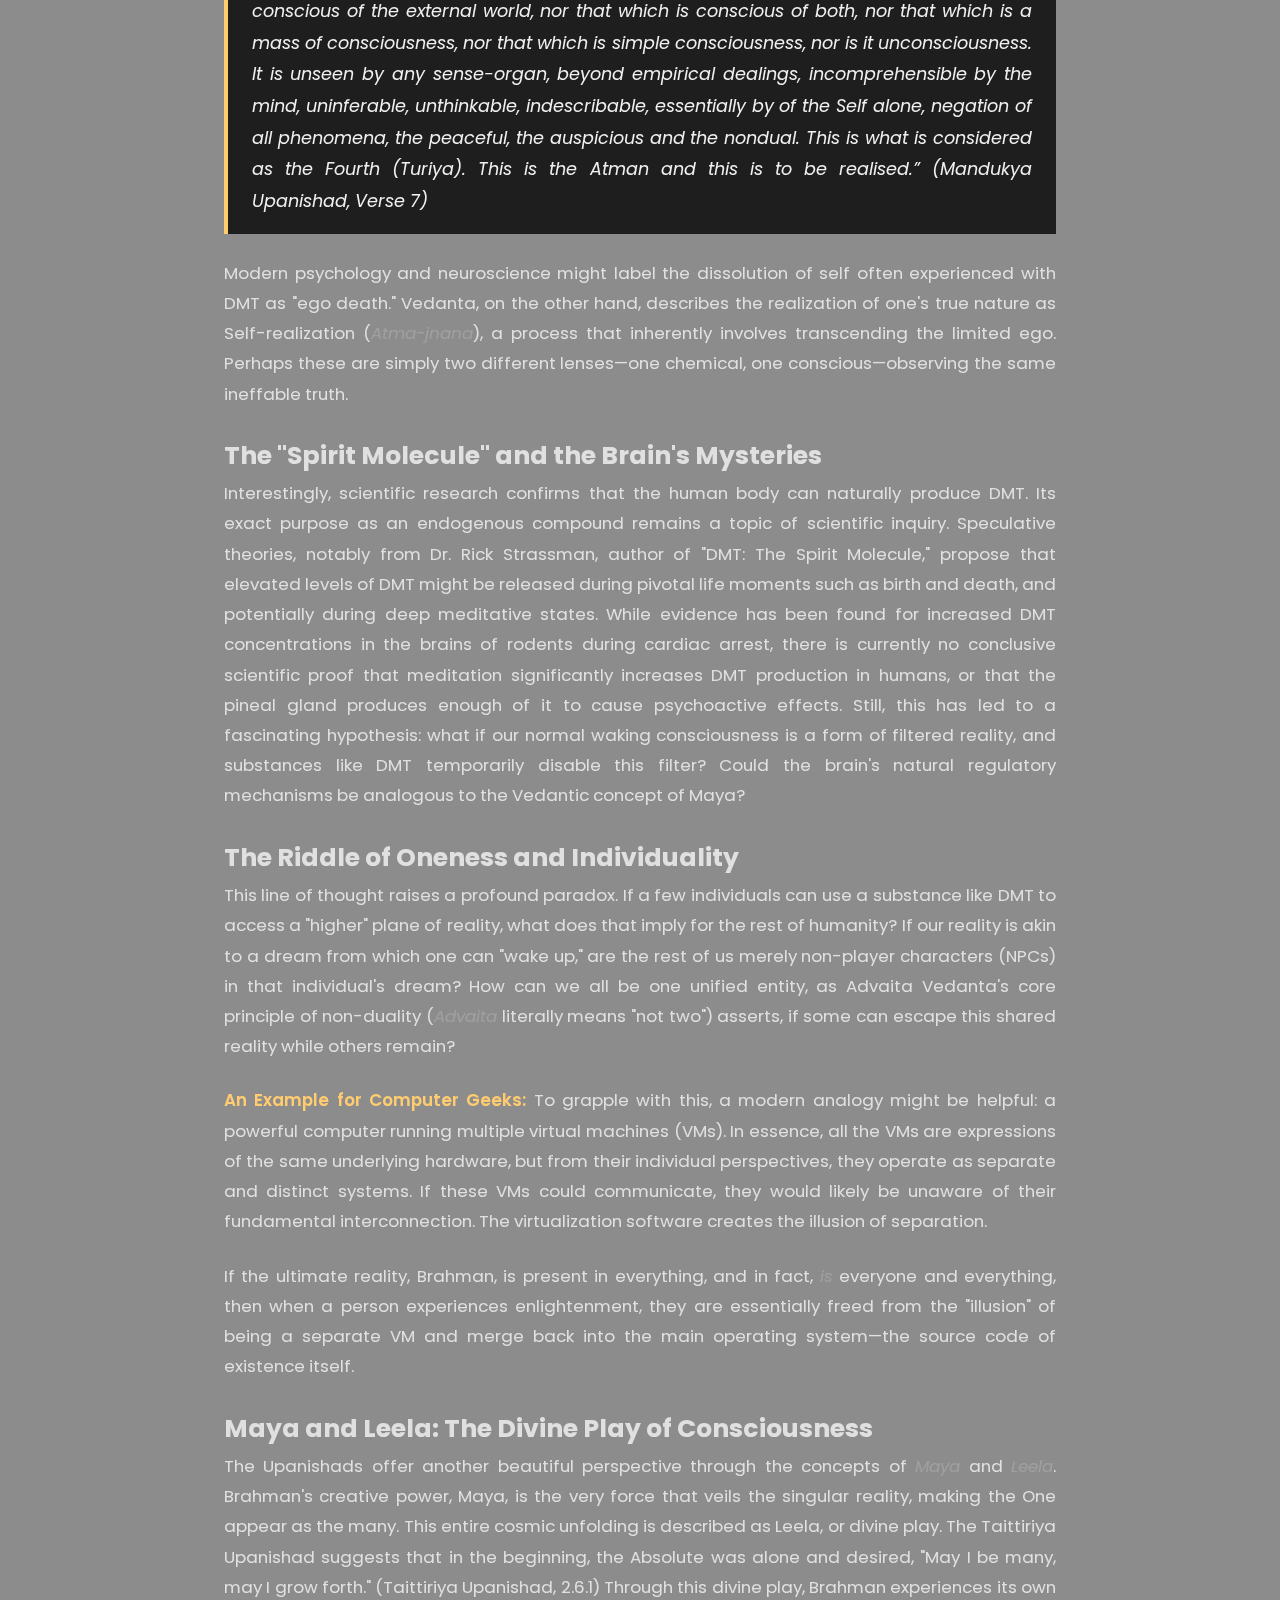
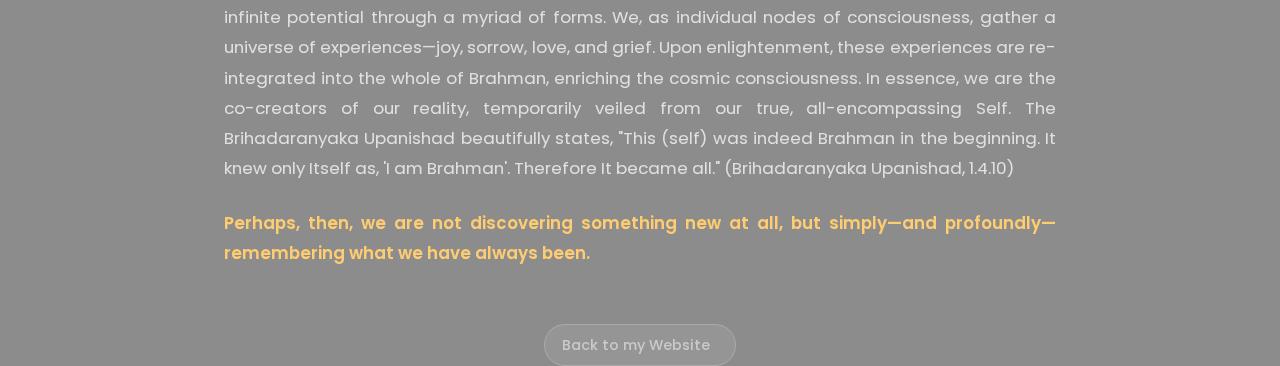
<file: assets/sections/complete_blogs/trippin.html>
<!DOCTYPE html>
<html lang="en">
  <head>
    <meta charset="UTF-8" />
    <meta name="viewport" content="width=device-width, initial-scale=1.0" />
    <title>Blog</title>
    <link rel="stylesheet" href="trippin.css" />
  </head>
  <body>
    <canvas id="starfieldCanvas"></canvas>

    <div class="content">
      <div class="header">
        <h1>Cosmic Consciousness: Are we all Trippin?</h1>
        <div class="subtitle">
          Advait Vedanta · Mandukya Upnishad · Psychedelics
        </div>
      </div>
      <div class="description">
        <p>
          <strong
            >What if an ancient Indian scripture and a modern psychedelic
            unlocked the same door—the ultimate nature of reality?</strong
          >
        </p>

        <p>
          I recently explored accounts of experiences with DMT
          (N,N-Dimethyltryptamine), a powerful psychoactive substance. What's
          astonishing is how deeply these modern narratives mirror the profound
          descriptions of consciousness found in ancient Indian yogic and
          Vedantic texts, especially the <strong>Mandukya Upanishad</strong>. It
          seems as though two distinct paths—one rooted in modern chemistry, the
          other in ancient philosophy—might converge upon the same timeless
          truth.
        </p>

        <h2>The DMT Journey and the Echoes of Non-Duality</h2>

        <p>
          Individuals who have journeyed with DMT often describe a radical
          dissolution of the self, an overwhelming sensation of oneness with the
          universe, or a profound merging with a universal "source." They speak
          of "waking up" from our perceived reality, realizing our world is more
          dream-like than we believe, and attaining a state of ineffable bliss.
          These are not mere poetic metaphors; they resonate with the core
          tenets of
          <strong>Advaita Vedanta</strong>, a school of Hindu philosophy.
          Advaita Vedanta teaches that the individual self or soul (Atman) and
          the ultimate reality (Brahman) are not separate entities but are, in
          fact, one and the same. According to this philosophy, the illusion of
          separation, a concept known as <em>Maya</em>, is what prevents us from
          perceiving this fundamental unity.
        </p>

        <h2>The Four States of Consciousness: The Mandukya Upanishad</h2>

        <p>
          The <strong>Mandukya Upanishad</strong>, though comprising only twelve
          verses, masterfully dissects this truth by exploring the four states
          of consciousness the Atman experiences. These states, or
          <em>avasthas</em>, provide a framework for understanding the layers of
          our reality.
        </p>

        <p>
          <strong>1. Vaishvanara (The Waking State):</strong> This is the state
          of outward-turned consciousness, where we perceive the external world
          through our senses. The Upanishad describes this as
          <em>bahish-prajna</em> (outward-knowing). (Mandukya Upanishad, Verse
          3)
        </p>

        <p>
          <strong>2. Taijasa (The Dreaming State):</strong> Here, awareness is
          turned inward, experiencing a world constructed of mental impressions
          and memories. This is the state of
          <em>antah-prajna</em> (inward-knowing). (Mandukya Upanishad, Verse 4)
        </p>

        <p>
          <strong>3. Prajna (The Deep Sleep State):</strong> In this state,
          there are no dreams and no objects of perception. It is a state of
          undifferentiated consciousness, a seed of awareness without division.
          (Mandukya Upanishad, Verse 5)
        </p>

        <p>
          <strong
            >The common thread through these three states is the persistent,
            underlying awareness of existence—the fundamental feeling of "I
            am."</strong
          >
        </p>

        <p>
          <strong>4. Turiya (The Fourth):</strong> This is not truly a state but
          the foundational reality that underlies and transcends the other
          three. It cannot be perceived by the senses, described in language, or
          conceived by the mind. It is beyond all duality and is identified as
          the true Self (Atman).
        </p>

        <p>
          The Mandukya Upanishad describes Turiya with breathtaking clarity:
        </p>

        <blockquote>
          It is not that which is conscious of the internal subjective world,
          nor that which is conscious of the external world, nor that which is
          conscious of both, nor that which is a mass of consciousness, nor that
          which is simple consciousness, nor is it unconsciousness. It is unseen
          by any sense-organ, beyond empirical dealings, incomprehensible by the
          mind, uninferable, unthinkable, indescribable, essentially by of the
          Self alone, negation of all phenomena, the peaceful, the auspicious
          and the nondual. This is what is considered as the Fourth (Turiya).
          This is the Atman and this is to be realised.” (Mandukya Upanishad,
          Verse 7)
        </blockquote>

        <p>
          Modern psychology and neuroscience might label the dissolution of self
          often experienced with DMT as "ego death." Vedanta, on the other hand,
          describes the realization of one's true nature as Self-realization
          (<em>Atma-jnana</em>), a process that inherently involves transcending
          the limited ego. Perhaps these are simply two different lenses—one
          chemical, one conscious—observing the same ineffable truth.
        </p>

        <h2>The "Spirit Molecule" and the Brain's Mysteries</h2>

        <p>
          Interestingly, scientific research confirms that the human body can
          naturally produce DMT. Its exact purpose as an endogenous compound
          remains a topic of scientific inquiry. Speculative theories, notably
          from Dr. Rick Strassman, author of "DMT: The Spirit Molecule," propose
          that elevated levels of DMT might be released during pivotal life
          moments such as birth and death, and potentially during deep
          meditative states. While evidence has been found for increased DMT
          concentrations in the brains of rodents during cardiac arrest, there
          is currently no conclusive scientific proof that meditation
          significantly increases DMT production in humans, or that the pineal
          gland produces enough of it to cause psychoactive effects. Still, this
          has led to a fascinating hypothesis: what if our normal waking
          consciousness is a form of filtered reality, and substances like DMT
          temporarily disable this filter? Could the brain's natural regulatory
          mechanisms be analogous to the Vedantic concept of Maya?
        </p>

        <h2>The Riddle of Oneness and Individuality</h2>

        <p>
          This line of thought raises a profound paradox. If a few individuals
          can use a substance like DMT to access a "higher" plane of reality,
          what does that imply for the rest of humanity? If our reality is akin
          to a dream from which one can "wake up," are the rest of us merely
          non-player characters (NPCs) in that individual's dream? How can we
          all be one unified entity, as Advaita Vedanta's core principle of
          non-duality (<em>Advaita</em> literally means "not two") asserts, if
          some can escape this shared reality while others remain?
        </p>

        <p>
          <strong>An Example for Computer Geeks: </strong>To grapple with this,
          a modern analogy might be helpful: a powerful computer running
          multiple virtual machines (VMs). In essence, all the VMs are
          expressions of the same underlying hardware, but from their individual
          perspectives, they operate as separate and distinct systems. If these
          VMs could communicate, they would likely be unaware of their
          fundamental interconnection. The virtualization software creates the
          illusion of separation.
        </p>

        <p>
          If the ultimate reality, Brahman, is present in everything, and in
          fact, <em>is</em> everyone and everything, then when a person
          experiences enlightenment, they are essentially freed from the
          "illusion" of being a separate VM and merge back into the main
          operating system—the source code of existence itself.
        </p>

        <h2>Maya and Leela: The Divine Play of Consciousness</h2>

        <p>
          The Upanishads offer another beautiful perspective through the
          concepts of <em>Maya</em> and <em>Leela</em>. Brahman's creative
          power, Maya, is the very force that veils the singular reality, making
          the One appear as the many. This entire cosmic unfolding is described
          as Leela, or divine play. The Taittiriya Upanishad suggests that in
          the beginning, the Absolute was alone and desired, "May I be many, may
          I grow forth." (Taittiriya Upanishad, 2.6.1) Through this divine play,
          Brahman experiences its own infinite potential through a myriad of
          forms. We, as individual nodes of consciousness, gather a universe of
          experiences—joy, sorrow, love, and grief. Upon enlightenment, these
          experiences are re-integrated into the whole of Brahman, enriching the
          cosmic consciousness. In essence, we are the co-creators of our
          reality, temporarily veiled from our true, all-encompassing Self. The
          Brihadaranyaka Upanishad beautifully states, "This (self) was indeed
          Brahman in the beginning. It knew only Itself as, 'I am Brahman'.
          Therefore It became all." (Brihadaranyaka Upanishad, 1.4.10)
        </p>

        <p>
          <strong
            >Perhaps, then, we are not discovering something new at all, but
            simply—and profoundly—remembering what we have always been.</strong
          >
        </p>
      </div>
      <div class="button">
        <a
          href="https://shubhitsardana.github.io"
          target="_blank"
          class="publication-link"
        >
          Back to my Website
          <i class="fa-solid fa-arrow-up-right-from-square"></i>
        </a>
      </div>
    </div>
  </body>
  <script src="../../js/interactive-bg.js"></script>
</html>
</file>
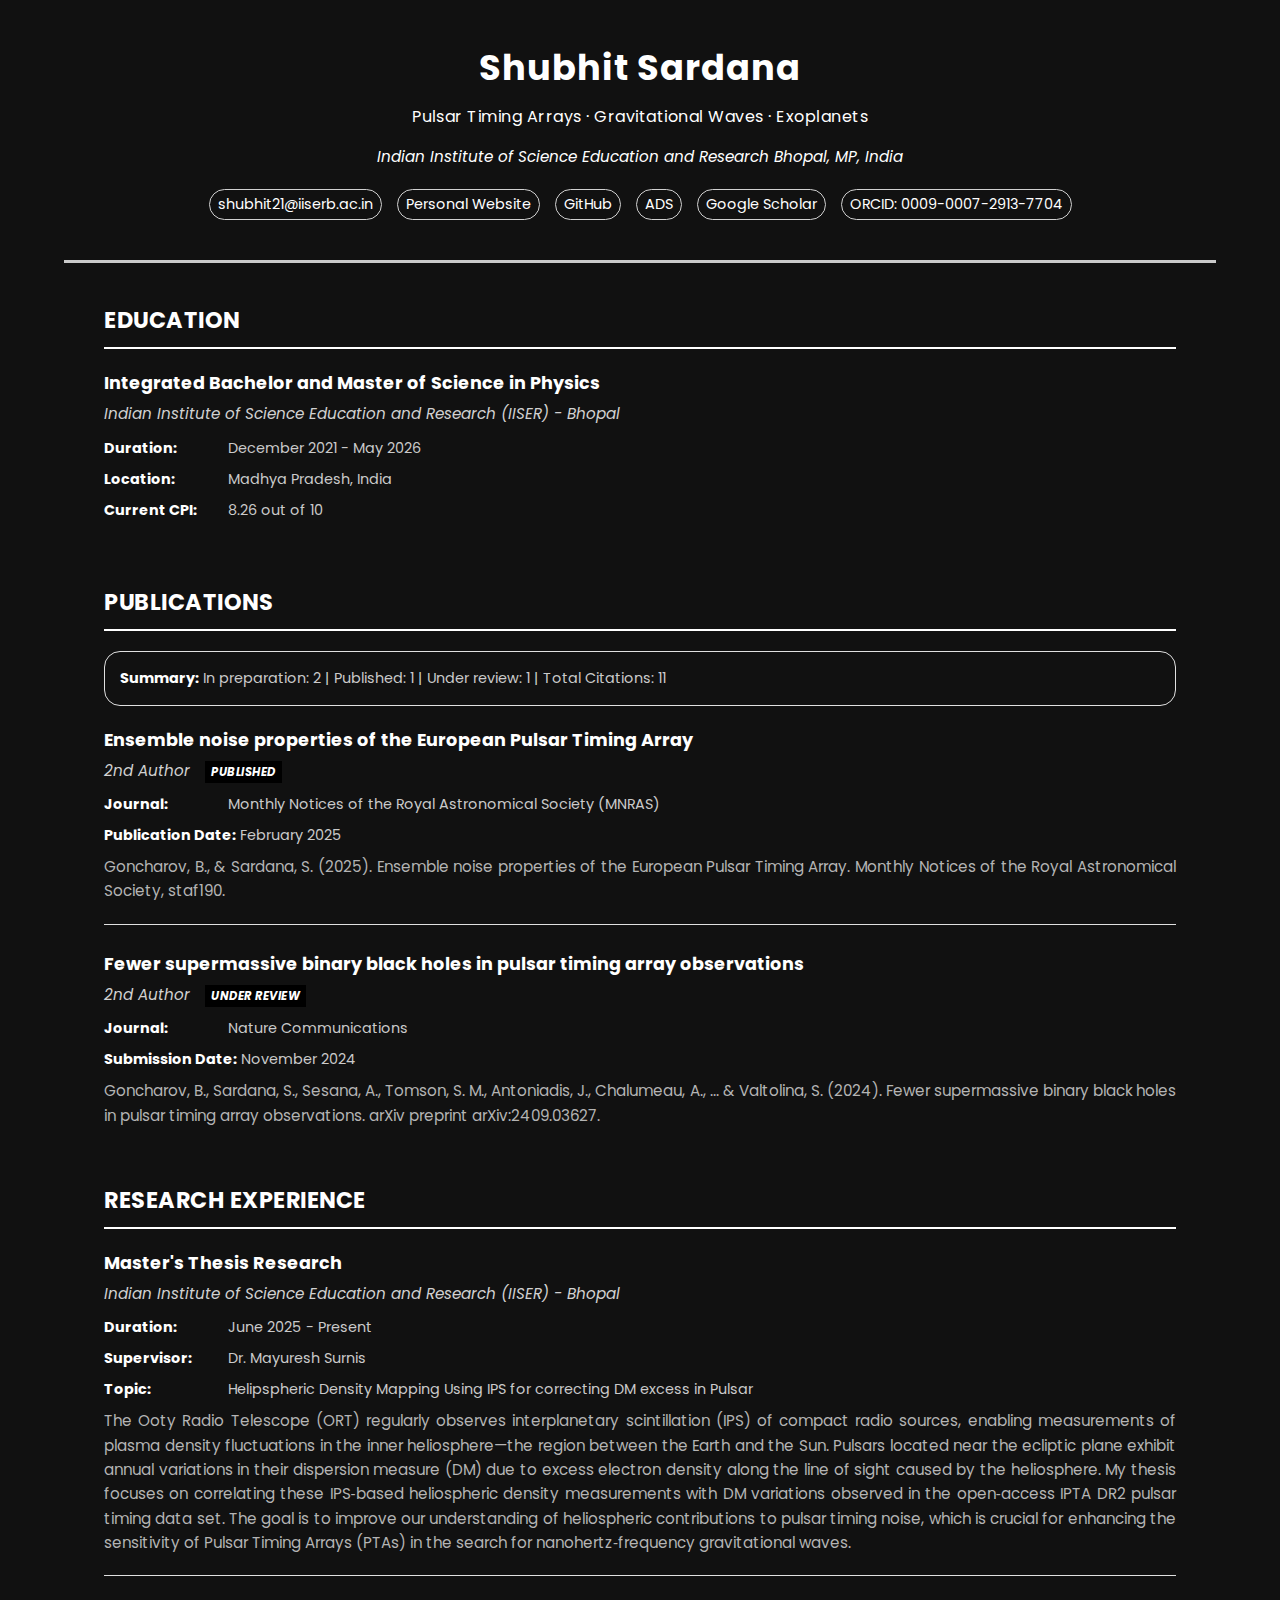
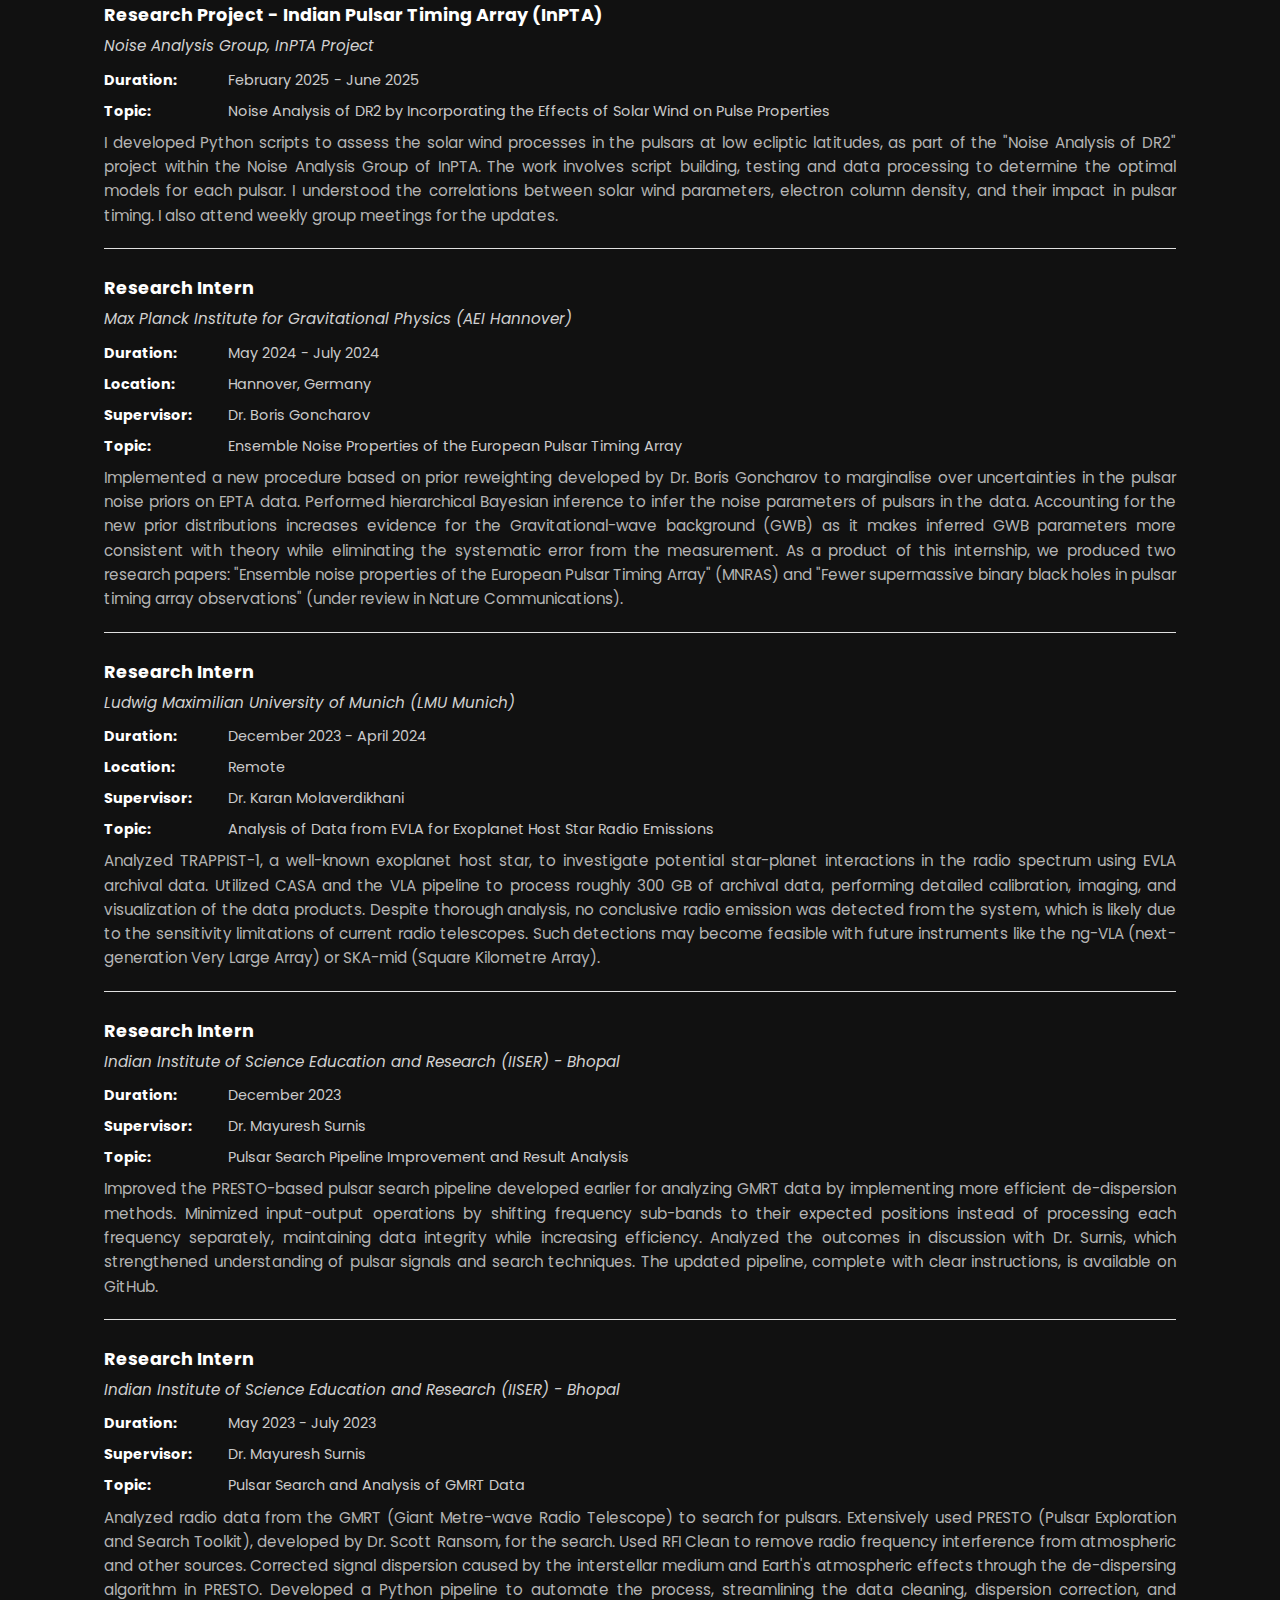
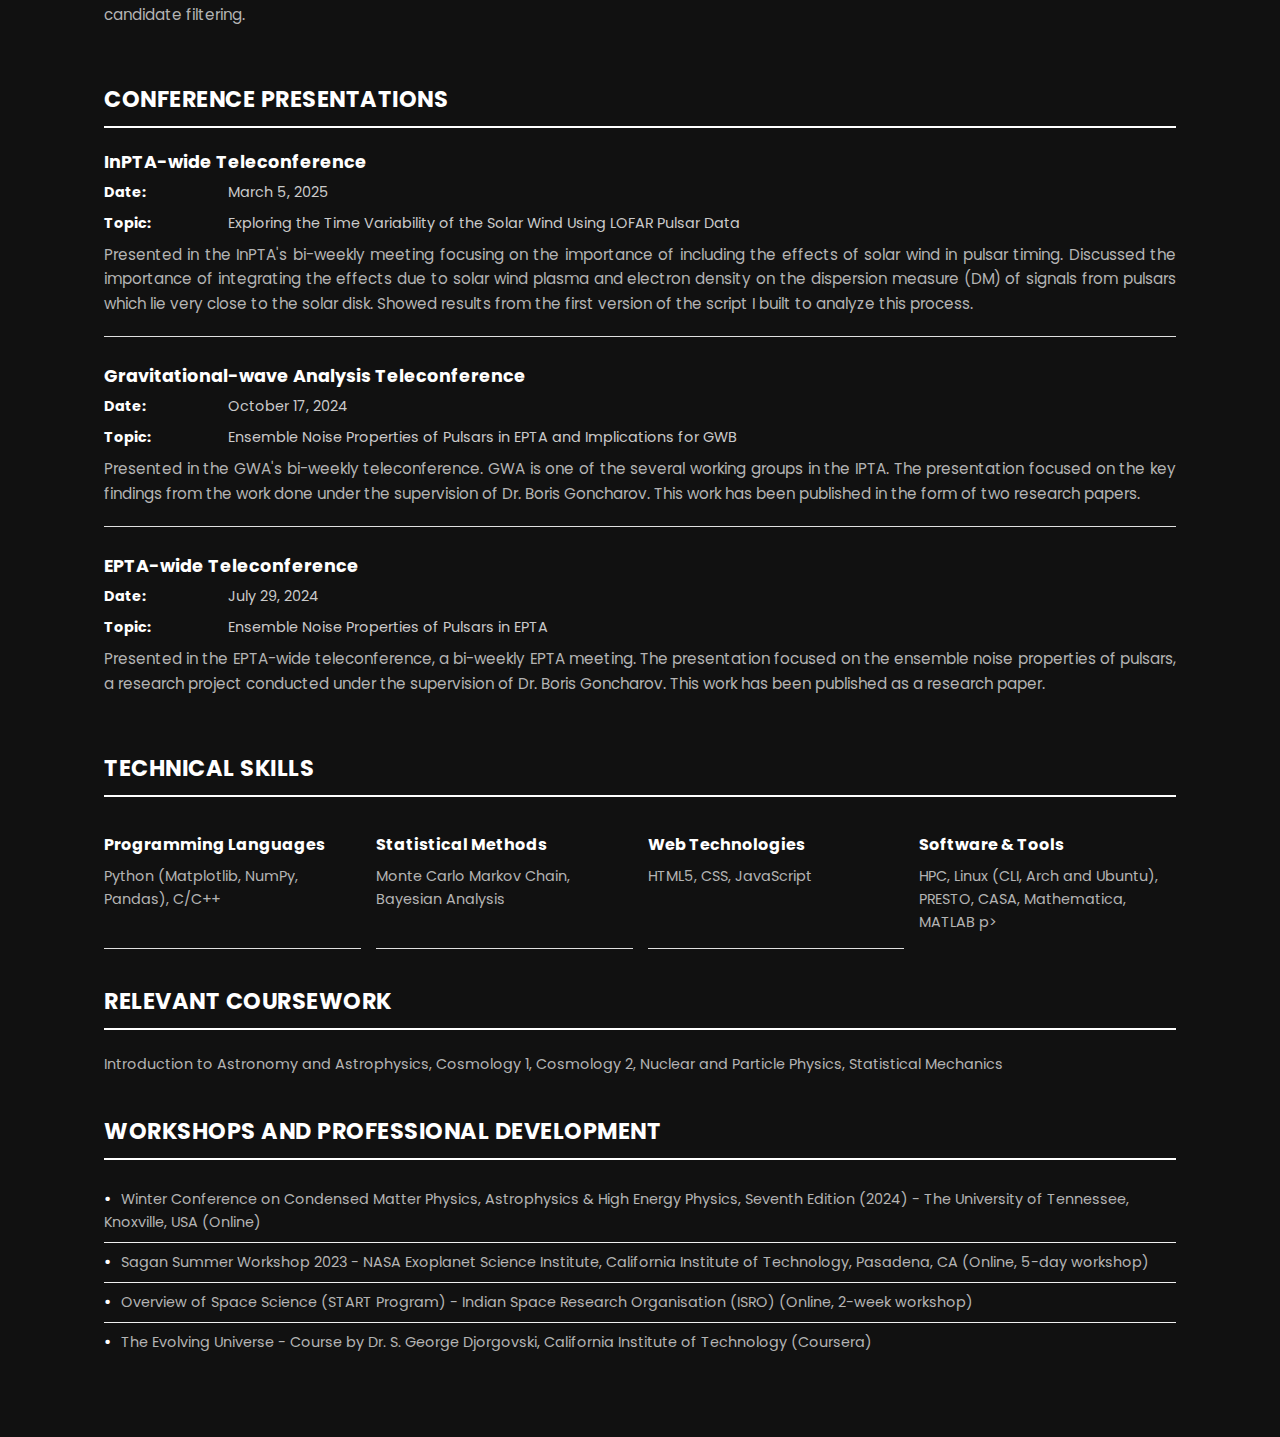
<file: assets/sections/cv/cv_content.html>
<!DOCTYPE html>
<html lang="en">
  <head>
    <meta charset="UTF-8" />
    <meta name="viewport" content="width=device-width, initial-scale=1.0" />
    <title>Shubhit Sardana - Curriculum Vitae</title>
    <link rel="stylesheet" href="style.css" />
  </head>
  <body>
    <div class="container">
      <div class="header">
        <h1>Shubhit Sardana</h1>
        <div class="subtitle">
          Pulsar Timing Arrays · Gravitational Waves · Exoplanets
        </div>
        <div class="institution">
          Indian Institute of Science Education and Research Bhopal, MP, India
        </div>
        <div class="contact-info">
          <a href="mailto:shubhit21@iiserb.ac.in">shubhit21@iiserb.ac.in</a>
          <a href="https://shubhitsardana.github.io" target="_blank"
            >Personal Website</a
          >
          <a href="https://github.com/shubhitsardana" target="_blank">GitHub</a>
          <a
            href="https://ui.adsabs.harvard.edu/public-libraries/RczJUmIqShmr6k0ot1XIow"
            target="_blank"
            >ADS</a
          >
          <a
            href="https://scholar.google.com/citations?user=ini6S2MAAAAJ"
            target="_blank"
            >Google Scholar</a
          >
          <a href="https://orcid.org/0009-0007-2913-7704" target="_blank"
            >ORCID: 0009-0007-2913-7704</a
          >
        </div>
      </div>

      <div class="content">
        <div class="section">
          <h2>Education</h2>
          <div class="education-item">
            <div class="item-header">
              Integrated Bachelor and Master of Science in Physics
            </div>
            <div class="item-subheader">
              Indian Institute of Science Education and Research (IISER) -
              Bhopal
            </div>
            <div class="item-details">
              <strong>Duration:</strong> December 2021 - May 2026
            </div>
            <div class="item-details">
              <strong>Location:</strong> Madhya Pradesh, India
            </div>
            <div class="item-details">
              <strong>Current CPI:</strong> 8.26 out of 10
            </div>
          </div>
        </div>

        <div class="section">
          <h2>Publications</h2>
          <div class="publications-summary">
            <strong>Summary:</strong> In preparation: 2 | Published: 1 | Under
            review: 1 | Total Citations: 11
          </div>

          <div class="publication-item">
            <div class="item-header">
              Ensemble noise properties of the European Pulsar Timing Array
            </div>
            <div class="item-subheader">
              2nd Author <span class="status-badge">PUBLISHED</span>
            </div>
            <div class="item-details">
              <strong>Journal:</strong> Monthly Notices of the Royal
              Astronomical Society (MNRAS)
            </div>
            <div class="item-details">
              <strong>Publication Date:</strong> February 2025
            </div>
            <div class="description">
              Goncharov, B., & Sardana, S. (2025). Ensemble noise properties of
              the European Pulsar Timing Array. Monthly Notices of the Royal
              Astronomical Society, staf190.
            </div>
          </div>

          <div class="publication-item">
            <div class="item-header">
              Fewer supermassive binary black holes in pulsar timing array
              observations
            </div>
            <div class="item-subheader">
              2nd Author <span class="status-badge">UNDER REVIEW</span>
            </div>
            <div class="item-details">
              <strong>Journal:</strong> Nature Communications
            </div>
            <div class="item-details">
              <strong>Submission Date:</strong> November 2024
            </div>
            <div class="description">
              Goncharov, B., Sardana, S., Sesana, A., Tomson, S. M., Antoniadis,
              J., Chalumeau, A., ... & Valtolina, S. (2024). Fewer supermassive
              binary black holes in pulsar timing array observations. arXiv
              preprint arXiv:2409.03627.
            </div>
          </div>
        </div>

        <div class="section">
          <h2>Research Experience</h2>

          <div class="experience-item">
            <div class="item-header">Master's Thesis Research</div>
            <div class="item-subheader">
              Indian Institute of Science Education and Research (IISER) -
              Bhopal
            </div>
            <div class="item-details">
              <strong>Duration:</strong> June 2025 - Present
            </div>
            <div class="item-details">
              <strong>Supervisor:</strong> Dr. Mayuresh Surnis
            </div>
            <div class="item-details">
              <strong>Topic:</strong> Helipspheric Density Mapping Using IPS for
              correcting DM excess in Pulsar
            </div>
            <div class="description">
              The Ooty Radio Telescope (ORT) regularly observes interplanetary
              scintillation (IPS) of compact radio sources, enabling
              measurements of plasma density fluctuations in the inner
              heliosphere—the region between the Earth and the Sun. Pulsars
              located near the ecliptic plane exhibit annual variations in their
              dispersion measure (DM) due to excess electron density along the
              line of sight caused by the heliosphere. My thesis focuses on
              correlating these IPS‑based heliospheric density measurements with
              DM variations observed in the open‑access IPTA DR2 pulsar timing
              data set. The goal is to improve our understanding of heliospheric
              contributions to pulsar timing noise, which is crucial for
              enhancing the sensitivity of Pulsar Timing Arrays (PTAs) in the
              search for nanohertz‑frequency gravitational waves.
            </div>
          </div>

          <div class="experience-item">
            <div class="item-header">
              Research Project - Indian Pulsar Timing Array (InPTA)
            </div>
            <div class="item-subheader">
              Noise Analysis Group, InPTA Project
            </div>
            <div class="item-details">
              <strong>Duration:</strong> February 2025 - June 2025
            </div>
            <div class="item-details">
              <strong>Topic:</strong> Noise Analysis of DR2 by Incorporating the
              Effects of Solar Wind on Pulse Properties
            </div>
            <div class="description">
              I developed Python scripts to assess the solar wind processes in
              the pulsars at low ecliptic latitudes, as part of the "Noise
              Analysis of DR2" project within the Noise Analysis Group of InPTA.
              The work involves script building, testing and data processing to
              determine the optimal models for each pulsar. I understood the
              correlations between solar wind parameters, electron column
              density, and their impact in pulsar timing. I also attend weekly
              group meetings for the updates.
            </div>
          </div>

          <div class="experience-item">
            <div class="item-header">Research Intern</div>
            <div class="item-subheader">
              Max Planck Institute for Gravitational Physics (AEI Hannover)
            </div>
            <div class="item-details">
              <strong>Duration:</strong> May 2024 - July 2024
            </div>
            <div class="item-details">
              <strong>Location:</strong> Hannover, Germany
            </div>
            <div class="item-details">
              <strong>Supervisor:</strong> Dr. Boris Goncharov
            </div>
            <div class="item-details">
              <strong>Topic:</strong> Ensemble Noise Properties of the European
              Pulsar Timing Array
            </div>
            <div class="description">
              Implemented a new procedure based on prior reweighting developed
              by Dr. Boris Goncharov to marginalise over uncertainties in the
              pulsar noise priors on EPTA data. Performed hierarchical Bayesian
              inference to infer the noise parameters of pulsars in the data.
              Accounting for the new prior distributions increases evidence for
              the Gravitational-wave background (GWB) as it makes inferred GWB
              parameters more consistent with theory while eliminating the
              systematic error from the measurement. As a product of this
              internship, we produced two research papers: "Ensemble noise
              properties of the European Pulsar Timing Array" (MNRAS) and "Fewer
              supermassive binary black holes in pulsar timing array
              observations" (under review in Nature Communications).
            </div>
          </div>

          <div class="experience-item">
            <div class="item-header">Research Intern</div>
            <div class="item-subheader">
              Ludwig Maximilian University of Munich (LMU Munich)
            </div>
            <div class="item-details">
              <strong>Duration:</strong> December 2023 - April 2024
            </div>
            <div class="item-details"><strong>Location:</strong> Remote</div>
            <div class="item-details">
              <strong>Supervisor:</strong> Dr. Karan Molaverdikhani
            </div>
            <div class="item-details">
              <strong>Topic:</strong> Analysis of Data from EVLA for Exoplanet
              Host Star Radio Emissions
            </div>
            <div class="description">
              Analyzed TRAPPIST-1, a well-known exoplanet host star, to
              investigate potential star-planet interactions in the radio
              spectrum using EVLA archival data. Utilized CASA and the VLA
              pipeline to process roughly 300 GB of archival data, performing
              detailed calibration, imaging, and visualization of the data
              products. Despite thorough analysis, no conclusive radio emission
              was detected from the system, which is likely due to the
              sensitivity limitations of current radio telescopes. Such
              detections may become feasible with future instruments like the
              ng-VLA (next-generation Very Large Array) or SKA-mid (Square
              Kilometre Array).
            </div>
          </div>

          <div class="experience-item">
            <div class="item-header">Research Intern</div>
            <div class="item-subheader">
              Indian Institute of Science Education and Research (IISER) -
              Bhopal
            </div>
            <div class="item-details">
              <strong>Duration:</strong> December 2023
            </div>
            <div class="item-details">
              <strong>Supervisor:</strong> Dr. Mayuresh Surnis
            </div>
            <div class="item-details">
              <strong>Topic:</strong> Pulsar Search Pipeline Improvement and
              Result Analysis
            </div>
            <div class="description">
              Improved the PRESTO-based pulsar search pipeline developed earlier
              for analyzing GMRT data by implementing more efficient
              de-dispersion methods. Minimized input-output operations by
              shifting frequency sub-bands to their expected positions instead
              of processing each frequency separately, maintaining data
              integrity while increasing efficiency. Analyzed the outcomes in
              discussion with Dr. Surnis, which strengthened understanding of
              pulsar signals and search techniques. The updated pipeline,
              complete with clear instructions, is available on GitHub.
            </div>
          </div>

          <div class="experience-item">
            <div class="item-header">Research Intern</div>
            <div class="item-subheader">
              Indian Institute of Science Education and Research (IISER) -
              Bhopal
            </div>
            <div class="item-details">
              <strong>Duration:</strong> May 2023 - July 2023
            </div>
            <div class="item-details">
              <strong>Supervisor:</strong> Dr. Mayuresh Surnis
            </div>
            <div class="item-details">
              <strong>Topic:</strong> Pulsar Search and Analysis of GMRT Data
            </div>
            <div class="description">
              Analyzed radio data from the GMRT (Giant Metre-wave Radio
              Telescope) to search for pulsars. Extensively used PRESTO (Pulsar
              Exploration and Search Toolkit), developed by Dr. Scott Ransom,
              for the search. Used RFI Clean to remove radio frequency
              interference from atmospheric and other sources. Corrected signal
              dispersion caused by the interstellar medium and Earth's
              atmospheric effects through the de-dispersing algorithm in PRESTO.
              Developed a Python pipeline to automate the process, streamlining
              the data cleaning, dispersion correction, and candidate filtering.
            </div>
          </div>
        </div>

        <div class="section">
          <h2>Conference Presentations</h2>

          <div class="presentation-item">
            <div class="item-header">InPTA-wide Teleconference</div>
            <div class="item-details"><strong>Date:</strong> March 5, 2025</div>
            <div class="item-details">
              <strong>Topic:</strong> Exploring the Time Variability of the
              Solar Wind Using LOFAR Pulsar Data
            </div>
            <div class="description">
              Presented in the InPTA's bi-weekly meeting focusing on the
              importance of including the effects of solar wind in pulsar
              timing. Discussed the importance of integrating the effects due to
              solar wind plasma and electron density on the dispersion measure
              (DM) of signals from pulsars which lie very close to the solar
              disk. Showed results from the first version of the script I built
              to analyze this process.
            </div>
          </div>

          <div class="presentation-item">
            <div class="item-header">
              Gravitational-wave Analysis Teleconference
            </div>
            <div class="item-details">
              <strong>Date:</strong> October 17, 2024
            </div>
            <div class="item-details">
              <strong>Topic:</strong> Ensemble Noise Properties of Pulsars in
              EPTA and Implications for GWB
            </div>
            <div class="description">
              Presented in the GWA's bi-weekly teleconference. GWA is one of the
              several working groups in the IPTA. The presentation focused on
              the key findings from the work done under the supervision of Dr.
              Boris Goncharov. This work has been published in the form of two
              research papers.
            </div>
          </div>

          <div class="presentation-item">
            <div class="item-header">EPTA-wide Teleconference</div>
            <div class="item-details"><strong>Date:</strong> July 29, 2024</div>
            <div class="item-details">
              <strong>Topic:</strong> Ensemble Noise Properties of Pulsars in
              EPTA
            </div>
            <div class="description">
              Presented in the EPTA-wide teleconference, a bi-weekly EPTA
              meeting. The presentation focused on the ensemble noise properties
              of pulsars, a research project conducted under the supervision of
              Dr. Boris Goncharov. This work has been published as a research
              paper.
            </div>
          </div>
        </div>

        <div class="section">
          <h2>Technical Skills</h2>
          <div class="skills-grid">
            <div class="skill-category">
              <h3>Programming Languages</h3>
              <p>Python (Matplotlib, NumPy, Pandas), C/C++</p>
            </div>
            <div class="skill-category">
              <h3>Statistical Methods</h3>
              <p>Monte Carlo Markov Chain, Bayesian Analysis</p>
            </div>
            <div class="skill-category">
              <h3>Web Technologies</h3>
              <p>HTML5, CSS, JavaScript</p>
            </div>
            <div class="skill-category">
              <h3>Software & Tools</h3>
              <p>
                HPC, Linux (CLI, Arch and Ubuntu), PRESTO, CASA, Mathematica,
                MATLAB p>
              </p>
            </div>
          </div>
        </div>

        <div class="section">
          <h2>Relevant Coursework</h2>
          <div class="courses-list">
            <span class="course-tag">Introduction to Astronomy and Astrophysics</span>
            <span class="course-tag">Cosmology 1</span>
            <span class="course-tag">Cosmology 2</span>
            <span class="course-tag">Nuclear and Particle Physics</span>
            <span class="course-tag">Statistical Mechanics</span>
          </div>
        </div>

        <div class="section">
          <h2>Workshops and Professional Development</h2>
          <ul class="workshops-list">
            <li>
              Winter Conference on Condensed Matter Physics, Astrophysics & High
              Energy Physics, Seventh Edition (2024) - The University of
              Tennessee, Knoxville, USA (Online)
            </li>
            <li>
              Sagan Summer Workshop 2023 - NASA Exoplanet Science Institute,
              California Institute of Technology, Pasadena, CA (Online, 5-day
              workshop)
            </li>
            <li>
              Overview of Space Science (START Program) - Indian Space Research
              Organisation (ISRO) (Online, 2-week workshop)
            </li>
            <li>
              The Evolving Universe - Course by Dr. S. George Djorgovski,
              California Institute of Technology (Coursera)
            </li>
          </ul>
        </div>
      </div>
    </div>
  </body>
</html>
</file>
<file: assets/cv/style.css>
@import url("https://fonts.googleapis.com/css2?family=Poppins:wght@300;400;500;600;700&family=Source+Code+Pro:wght@400;600&display=swap");
:root {
  --color-bg: #000000;
  --color-text: #cacaca;
  --color-heading: #ffffff;
  --color-muted: #d1d1d1;
  --color-border: #e0e0e0;
  --color-shadow: rgba(0, 0, 0, 0.1);
  --color-light-text: #b4b4b4;
  --color-white: #fff;
  --color-link: white;
  --color-hover-bg: #333;
  --color-status-bg: #000;
}

* {
  margin: 0;
  padding: 0;
  box-sizing: border-box;
}

html {
  height: 100%;
  margin: 0;
  padding: 0;
  font-family: "Poppins", sans-serif;
  line-height: 1.6;
  color: var(--color-text);
  /* background: transparent !important; */
/*   background-color: #111; */
}

.container {
  max-width: 90vw;
  margin: 0 auto;
  /* background: transparent !important; */
}

.header {
  /* background: transparent; */
  color: var(--color-link);
  padding: 40px;
  text-align: center;
  border-bottom: 3px solid var(--color-text);
}

.header h1 {
  font-size: 2.2em;
  margin-bottom: 8px;
  font-weight: bold;
  letter-spacing: 1px;
}

.header .subtitle {
  font-size: 1em;
  margin-bottom: 15px;
  font-weight: normal;
  letter-spacing: 0.5px;
}

.header .institution {
  font-size: 0.95em;
  margin-bottom: 15px;
  font-style: italic;
}

.contact-info {
  display: flex;
  justify-content: center;
  gap: 15px;
  flex-wrap: wrap;
  margin-top: 20px;
  font-size: 0.9em;
}

.contact-info a {
  color: var(--color-link);
  text-decoration: none;
  padding: 3px 8px;
  border: 2px solid var(--color-muted);
  transition: all 0.2s ease;
  border-radius: 16px;
}

.contact-info a:hover {
  background: var(--color-hover-bg);
  border-color: #999;
}

.My-ADS-Library {
  color: var(--color-text);
  text-decoration: none;
  text-decoration: underline;
}

.content {
  padding: 40px;
  background-size: contain;
  background-repeat: repeat;
  background-position: center;
  background-attachment: fixed;
}

.section {
  margin-bottom: 35px;
}

.section h2 {
  font-size: 1.4em;
  color: var(--color-heading);
  margin-bottom: 20px;
  padding-bottom: 8px;
  border-bottom: 2px solid var(--color-heading);
  font-weight: bold;
  text-transform: uppercase;
  letter-spacing: 0.5px;
}

.education-item,
.publication-item,
.experience-item,
.presentation-item {
  margin-bottom: 25px;
  border-bottom: 1px solid var(--color-border);
  padding-bottom: 20px;
}

.education-item:last-child,
.publication-item:last-child,
.experience-item:last-child,
.presentation-item:last-child {
  border-bottom: none;
}

.item-header {
  font-weight: bold;
  color: var(--color-heading);
  margin-bottom: 5px;
  font-size: 1.1em;
}

.item-subheader {
  color: var(--color-muted);
  font-style: italic;
  margin-bottom: 10px;
  font-size: 0.95em;
}

.item-details {
  margin-bottom: 8px;
  font-size: 0.9em;
}

.item-details strong {
  color: var(--color-heading);
  display: inline-block;
  min-width: 120px;
  font-weight: bold;
}

.description {
  text-align: justify;
  line-height: 1.6;
  color: var(--color-light-text);
  font-size: 0.95em;
}

.status-badge {
  display: inline-block;
  padding: 2px 6px;
  background: var(--color-status-bg);
  color: var(--color-link);
  font-size: 0.75em;
  margin-left: 10px;
  font-weight: bold;
  letter-spacing: 0.5px;
}

.skills-grid {
  display: grid;
  grid-template-columns: repeat(5, 1fr);
  gap: 10px;
}

.skill-category {
  padding: 5px;
  border: 2px solid var(--color-border);
  border-radius: 10px;
}

.skill-category h3 {
  color: var(--color-heading);
  margin-bottom: 8px;
  font-size: 1em;
  font-weight: bold;
}

.skill-category p {
  font-size: 0.9em;
  color: var(--color-light-text);
}

.courses-list {
  display: block;
  line-height: 1.8;
}

.course-tag {
  color: var(--color-light-text);
  font-size: 0.9em;
}

.course-tag:not(:last-child)::after {
  content: ", ";
}

.workshops-list {
  list-style: none;
  padding-left: 0;
}

.workshops-list li {
  padding: 8px 0;
  border-bottom: 1px solid #f0f0f0;
  font-size: 0.9em;
  color: var(--color-light-text);
}

.workshops-list li:last-child {
  border-bottom: none;
}

.workshops-list li::before {
  content: "• ";
  color: var(--color-heading);
  font-weight: bold;
  margin-right: 8px;
}

.publications-summary {
  border: 2px solid var(--color-border);
  padding: 15px;
  margin-bottom: 20px;
  font-size: 0.9em;
  border-radius: 16px;
}

.publications-summary strong {
  color: var(--color-heading);
}

@media (max-width: 768px) {
  .contact-info {
    flex-direction: column;
    align-items: center;
    gap: 10px;
  }

  .content {
    padding: 25px;
  }

  .header {
    padding: 30px 20px;
  }

  .header h1 {
    font-size: 1.8em;
  }

  .skills-grid {
    grid-template-columns: 1fr;
  }
}

@media print {
  body {
    background: white;
    padding: 0;
  }

  .container {
    box-shadow: none;
    border: none;
  }

  .section {
    page-break-inside: avoid;
  }
}
</file>
<file: assets/sections/complete_blogs/trippin.css>
@import url("https://fonts.googleapis.com/css2?family=Poppins:wght@300;400;500;600;700&family=Source+Code+Pro:wght@400;600&display=swap");
:root {
  --color-bg: #000000;
  --color-text: #cacaca;
  --color-heading: #ffffff;
  --color-muted: #d1d1d1;
  --color-border: #e0e0e0;
  --color-shadow: rgba(0, 0, 0, 0.1);
  --color-light-text: #b4b4b4;
  --color-white: #fff;
  --color-link: white;
  --color-hover-bg: #333;
  --color-status-bg: #000;
}

* {
  margin: 0;
  padding: 0;
  box-sizing: border-box;
}

html {
  height: 100%;
  margin: 0;
  padding: 0;
  font-family: "Poppins", sans-serif;
  line-height: 1.6;
  color: var(--color-text);
  background-image: url("../../images/bg.webp");
  background-size: cover;
  background-attachment: fixed;
}

.content{
  margin: auto;
  background: rgba(0, 0, 0, 0.45);
  /* backdrop-filter: blur(2px);
  -webkit-backdrop-filter: blur(2px); */
}

.container {
  max-width: 80vw;
  margin: 0 auto;
}

.header {
  color: var(--color-link);
  padding: 40px;
  text-align: center;
  border-bottom: 3px solid var(--color-text);
}

.header h1 {
  font-size: 2.2em;
  margin-bottom: 8px;
  font-weight: bold;
  letter-spacing: 1px;
}

.header .subtitle {
  font-size: 1em;
  margin-bottom: 15px;
  font-weight: normal;
  letter-spacing: 0.5px;
}

.description {
  font-size: 1.05rem;
  line-height: 1.8;
  color: #e0e0e0;
  padding: 2rem;
  text-align: justify;
  border-radius: 12px;
  max-width: 70vw;
  margin: auto;
}

.description p {
  margin-bottom: 1.5rem;
}

.description strong {
  color: #ffcc70;
  font-weight: 600;
}

.description em {
  color: #a0a0a0;
  font-style: italic;
}

.description blockquote {
  margin: 1.5rem 0;
  padding: 1rem 1.5rem;
  border-left: 4px solid #ffcc70;
  background-color: #1e1e1e;
  color: #f0f0f0;
  font-style: italic;
  font-size: 1.1rem;
}
.button {
  position: sticky;
  margin-bottom: 2rem;
  display: flex;
  justify-content: center;
  align-items: center;
}

.publication-link {
  display: inline-flex;
  align-items: center;
  gap: 0.5rem;
  background-color: rgba(255, 255, 255, 0.08);
  color: var(--white);
  text-decoration: none;
  font-size: 0.9rem;
  font-weight: 500;
  padding: 0.6em 1.2em;
  border-radius: 999px;
  border: 1px solid rgba(255, 255, 255, 0.2);
  transition: background-color 0.3s ease, border-color 0.3s ease;
}

.publication-link:hover {
  background-color: hsl(0, 0%, 66%);
  border-color: hsl(0, 0%, 66%);
}

@media (max-width: 600px) {
  .description {
    padding: 1rem;
    font-size: 1rem;
  }

  .description blockquote {
    font-size: 1rem;
  }
}


#starfieldCanvas {
  position: fixed;
  top: 0;
  left: 0;
  width: 100%;
  height: 100%;
  z-index: -1; /* Keep it in the background */
  background: radial-gradient(ellipse at bottom, #000000 0%, #000000 100%);
}
</file>
<file: assets/sections/cv/style.css>
@import url("https://fonts.googleapis.com/css2?family=Poppins:wght@300;400;500;600;700&family=Source+Code+Pro:wght@400;600&display=swap");
:root {
  --color-bg: #000000;
  --color-text: #cacaca;
  --color-heading: #ffffff;
  --color-muted: #d1d1d1;
  --color-border: #e0e0e0;
  --color-shadow: rgba(0, 0, 0, 0.1);
  --color-light-text: #b4b4b4;
  --color-white: #fff;
  --color-link: white;
  --color-hover-bg: #333;
  --color-status-bg: #000;
}

* {
  margin: 0;
  padding: 0;
  box-sizing: border-box;
}

html {
  height: 100%;
  margin: 0;
  padding: 0;
  font-family: "Poppins", sans-serif;
  line-height: 1.6;
  color: var(--color-text);
  /* background: transparent !important; */
  background-color: #111;
}

.container {
  max-width: 90vw;
  margin: 0 auto;
  /* background: transparent !important; */
}

.header {
  /* background: transparent; */
  color: var(--color-link);
  padding: 40px;
  text-align: center;
  border-bottom: 3px solid var(--color-text);
}

.header h1 {
  font-size: 2.2em;
  margin-bottom: 8px;
  font-weight: bold;
  letter-spacing: 1px;
}

.header .subtitle {
  font-size: 1em;
  margin-bottom: 15px;
  font-weight: normal;
  letter-spacing: 0.5px;
}

.header .institution {
  font-size: 0.95em;
  margin-bottom: 15px;
  font-style: italic;
}

.contact-info {
  display: flex;
  justify-content: center;
  gap: 15px;
  flex-wrap: wrap;
  margin-top: 20px;
  font-size: 0.9em;
}

.contact-info a {
  color: var(--color-link);
  text-decoration: none;
  padding: 3px 8px;
  border: 1px solid var(--color-muted);
  transition: all 0.2s ease;
  border-radius: 16px;
}

.contact-info a:hover {
  background: var(--color-hover-bg);
  border-color: #999;
}

.content {
  padding: 40px;
  /* background-image: url("./images/bg.jpg"); */
  background-size: contain;
  background-repeat: repeat;
  background-position: center;
  background-attachment: fixed;
}

.section {
  margin-bottom: 35px;
}

.section h2 {
  font-size: 1.4em;
  color: var(--color-heading);
  margin-bottom: 20px;
  padding-bottom: 8px;
  border-bottom: 2px solid var(--color-heading);
  font-weight: bold;
  text-transform: uppercase;
  letter-spacing: 0.5px;
}

.education-item,
.publication-item,
.experience-item,
.presentation-item {
  margin-bottom: 25px;
  border-bottom: 1px solid var(--color-border);
  padding-bottom: 20px;
}

.education-item:last-child,
.publication-item:last-child,
.experience-item:last-child,
.presentation-item:last-child {
  border-bottom: none;
}

.item-header {
  font-weight: bold;
  color: var(--color-heading);
  margin-bottom: 5px;
  font-size: 1.1em;
}

.item-subheader {
  color: var(--color-muted);
  font-style: italic;
  margin-bottom: 10px;
  font-size: 0.95em;
}

.item-details {
  margin-bottom: 8px;
  font-size: 0.9em;
}

.item-details strong {
  color: var(--color-heading);
  display: inline-block;
  min-width: 120px;
  font-weight: bold;
}

.description {
  text-align: justify;
  line-height: 1.6;
  color: var(--color-light-text);
  font-size: 0.95em;
}

.status-badge {
  display: inline-block;
  padding: 2px 6px;
  background: var(--color-status-bg);
  color: var(--color-link);
  font-size: 0.75em;
  margin-left: 10px;
  font-weight: bold;
  letter-spacing: 0.5px;
}

.skills-grid {
  display: grid;
  grid-template-columns: repeat(auto-fit, minmax(200px, 1fr));
  gap: 15px;
}

.skill-category {
  padding: 15px 0;
  border-bottom: 1px solid var(--color-border);
}

.skill-category:last-child {
  border-bottom: none;
}

.skill-category h3 {
  color: var(--color-heading);
  margin-bottom: 8px;
  font-size: 1em;
  font-weight: bold;
}

.skill-category p {
  font-size: 0.9em;
  color: var(--color-light-text);
}

.courses-list {
  display: block;
  line-height: 1.8;
}

.course-tag {
  color: var(--color-light-text);
  font-size: 0.9em;
}

.course-tag:not(:last-child)::after {
  content: ", ";
}

.workshops-list {
  list-style: none;
  padding-left: 0;
}

.workshops-list li {
  padding: 8px 0;
  border-bottom: 1px solid #f0f0f0;
  font-size: 0.9em;
  color: var(--color-light-text);
}

.workshops-list li:last-child {
  border-bottom: none;
}

.workshops-list li::before {
  content: "• ";
  color: var(--color-heading);
  font-weight: bold;
  margin-right: 8px;
}

.publications-summary {
  border: 1px solid var(--color-border);
  padding: 15px;
  margin-bottom: 20px;
  font-size: 0.9em;
  border-radius: 16px;
}

.publications-summary strong {
  color: var(--color-heading);
}

@media (max-width: 768px) {
  .contact-info {
    flex-direction: column;
    align-items: center;
    gap: 10px;
  }

  .content {
    padding: 25px;
  }

  .header {
    padding: 30px 20px;
  }

  .header h1 {
    font-size: 1.8em;
  }

  .skills-grid {
    grid-template-columns: 1fr;
  }
}

@media print {
  body {
    background: white;
    padding: 0;
  }

  .container {
    box-shadow: none;
    border: none;
  }

  .section {
    page-break-inside: avoid;
  }
}
</file>
